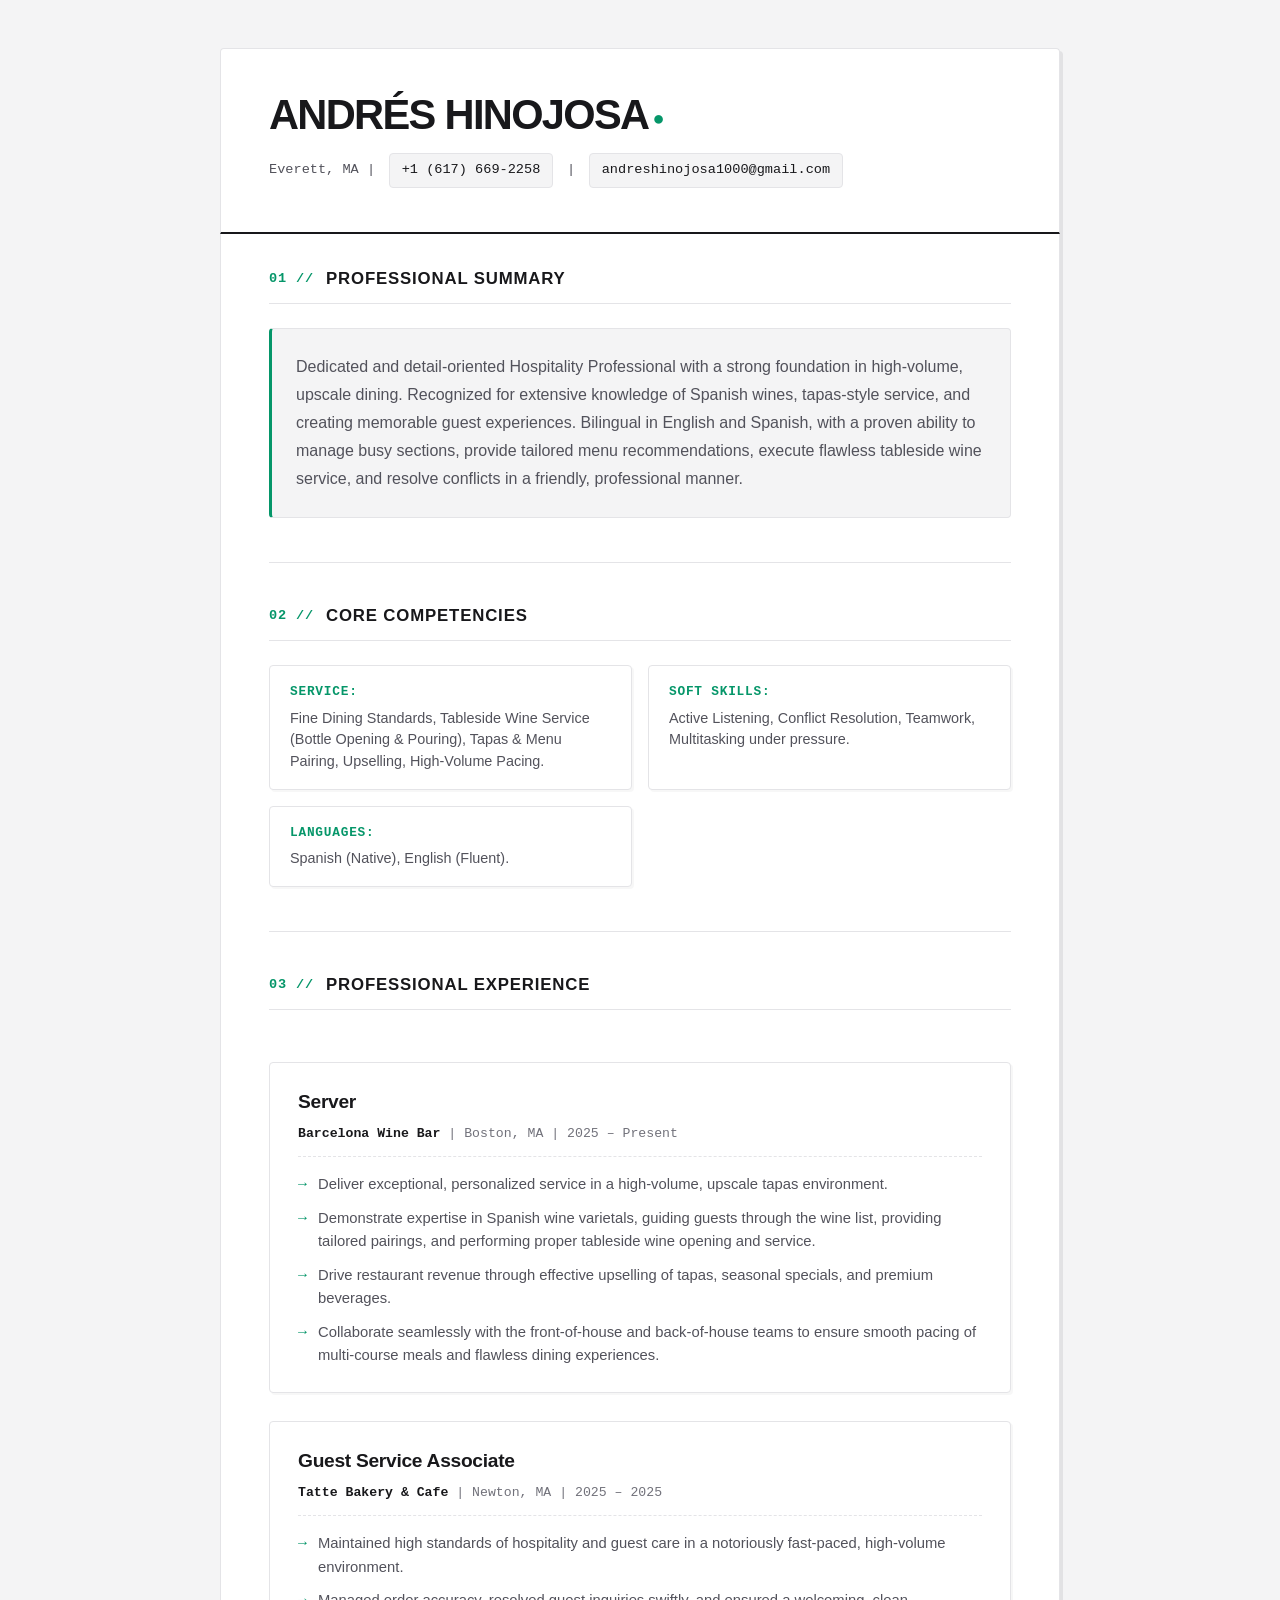
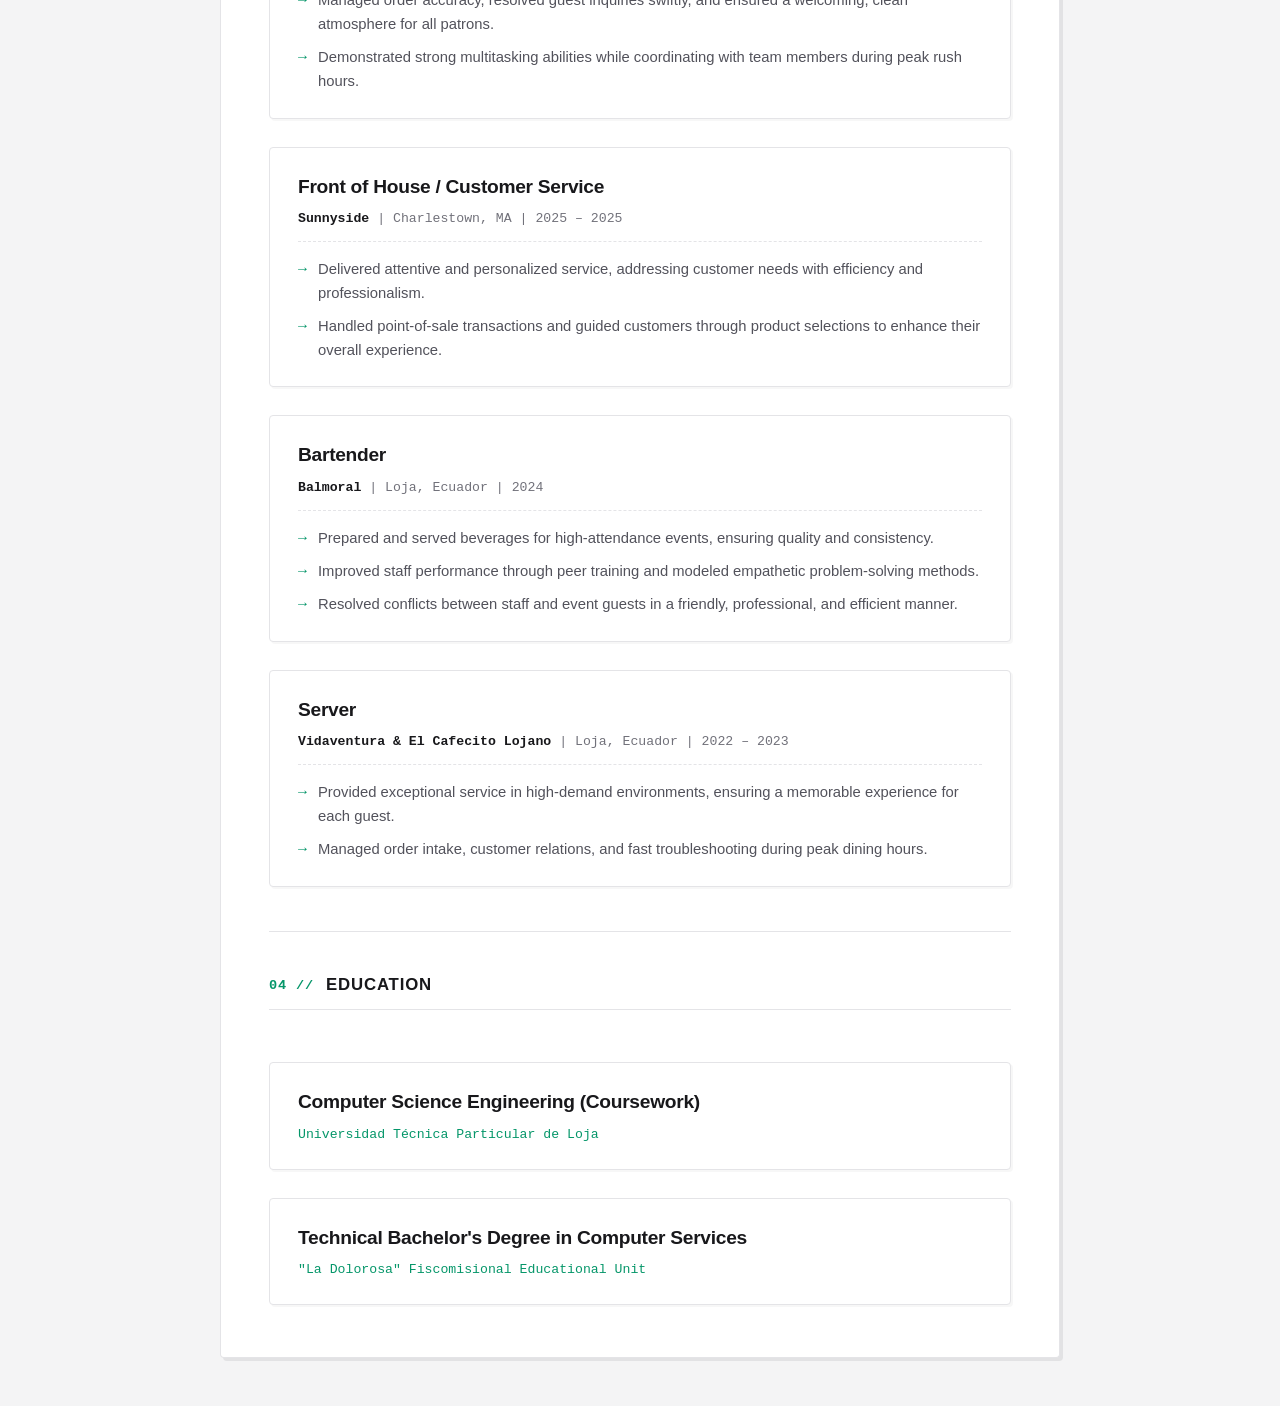
<file: index.html>
<!DOCTYPE html>
<html lang="en">
<head>
    <meta charset="UTF-8">
    <meta name="viewport" content="width=device-width, initial-scale=1.0">
    <title>Andrés Hinojosa - Resume</title>
    
    <!-- To use Style 1 (Modern Tech) -->
    <!-- <link rel="stylesheet" href="style1.css"> -->

    <!-- To use Style 2 (Editorial Bordeaux) -->
    <!-- <link rel="stylesheet" href="style2.css"> -->

    <!-- To use Style 3 (Swiss Studio Emerald) -->
    <link rel="stylesheet" href="style3.css">

</head>
<body>

    <header>
        <h1>ANDRÉS HINOJOSA</h1>
        <p>
            Everett, MA | 
            <a href="tel:+16176692258">+1 (617) 669-2258</a> | 
            <a href="mailto:andreshinojosa1000@gmail.com">andreshinojosa1000@gmail.com</a>
        </p>
    </header>

    <hr>

    <main>
        <section id="professional-summary">
            <h2>PROFESSIONAL SUMMARY</h2>
            <p>
                Dedicated and detail-oriented Hospitality Professional with a strong foundation in high-volume, upscale dining. Recognized for extensive knowledge of Spanish wines, tapas-style service, and creating memorable guest experiences. Bilingual in English and Spanish, with a proven ability to manage busy sections, provide tailored menu recommendations, execute flawless tableside wine service, and resolve conflicts in a friendly, professional manner.
            </p>
        </section>

        <hr>

        <section id="core-competencies">
            <h2>CORE COMPETENCIES</h2>
            <ul>
                <li><strong>Service:</strong> Fine Dining Standards, Tableside Wine Service (Bottle Opening &amp; Pouring), Tapas &amp; Menu Pairing, Upselling, High-Volume Pacing.</li>
                <li><strong>Soft Skills:</strong> Active Listening, Conflict Resolution, Teamwork, Multitasking under pressure.</li>
                <li><strong>Languages:</strong> Spanish (Native), English (Fluent).</li>
            </ul>
        </section>

        <hr>

        <section id="professional-experience">
            <h2>PROFESSIONAL EXPERIENCE</h2>

            <article>
                <h3>Server</h3>
                <p><strong>Barcelona Wine Bar</strong> | Boston, MA | 2025 – Present</p>
                <ul>
                    <li>Deliver exceptional, personalized service in a high-volume, upscale tapas environment.</li>
                    <li>Demonstrate expertise in Spanish wine varietals, guiding guests through the wine list, providing tailored pairings, and performing proper tableside wine opening and service.</li>
                    <li>Drive restaurant revenue through effective upselling of tapas, seasonal specials, and premium beverages.</li>
                    <li>Collaborate seamlessly with the front-of-house and back-of-house teams to ensure smooth pacing of multi-course meals and flawless dining experiences.</li>
                </ul>
            </article>

            <article>
                <h3>Guest Service Associate</h3>
                <p><strong>Tatte Bakery &amp; Cafe</strong> | Newton, MA | 2025 – 2025</p>
                <ul>
                    <li>Maintained high standards of hospitality and guest care in a notoriously fast-paced, high-volume environment.</li>
                    <li>Managed order accuracy, resolved guest inquiries swiftly, and ensured a welcoming, clean atmosphere for all patrons.</li>
                    <li>Demonstrated strong multitasking abilities while coordinating with team members during peak rush hours.</li>
                </ul>
            </article>

            <article>
                <h3>Front of House / Customer Service</h3>
                <p><strong>Sunnyside</strong> | Charlestown, MA | 2025 – 2025</p>
                <ul>
                    <li>Delivered attentive and personalized service, addressing customer needs with efficiency and professionalism.</li>
                    <li>Handled point-of-sale transactions and guided customers through product selections to enhance their overall experience.</li>
                </ul>
            </article>

            <article>
                <h3>Bartender</h3>
                <p><strong>Balmoral</strong> | Loja, Ecuador | 2024</p>
                <ul>
                    <li>Prepared and served beverages for high-attendance events, ensuring quality and consistency.</li>
                    <li>Improved staff performance through peer training and modeled empathetic problem-solving methods.</li>
                    <li>Resolved conflicts between staff and event guests in a friendly, professional, and efficient manner.</li>
                </ul>
            </article>

            <article>
                <h3>Server</h3>
                <p><strong>Vidaventura &amp; El Cafecito Lojano</strong> | Loja, Ecuador | 2022 – 2023</p>
                <ul>
                    <li>Provided exceptional service in high-demand environments, ensuring a memorable experience for each guest.</li>
                    <li>Managed order intake, customer relations, and fast troubleshooting during peak dining hours.</li>
                </ul>
            </article>
        </section>

        <hr>

        <section id="education">
            <h2>EDUCATION</h2>

            <article>
                <h3>Computer Science Engineering (Coursework)</h3>
                <p>Universidad Técnica Particular de Loja</p>
            </article>

            <article>
                <h3>Technical Bachelor's Degree in Computer Services</h3>
                <p>"La Dolorosa" Fiscomisional Educational Unit</p>
            </article>
        </section>
    </main>

</body>
</html>
</file>
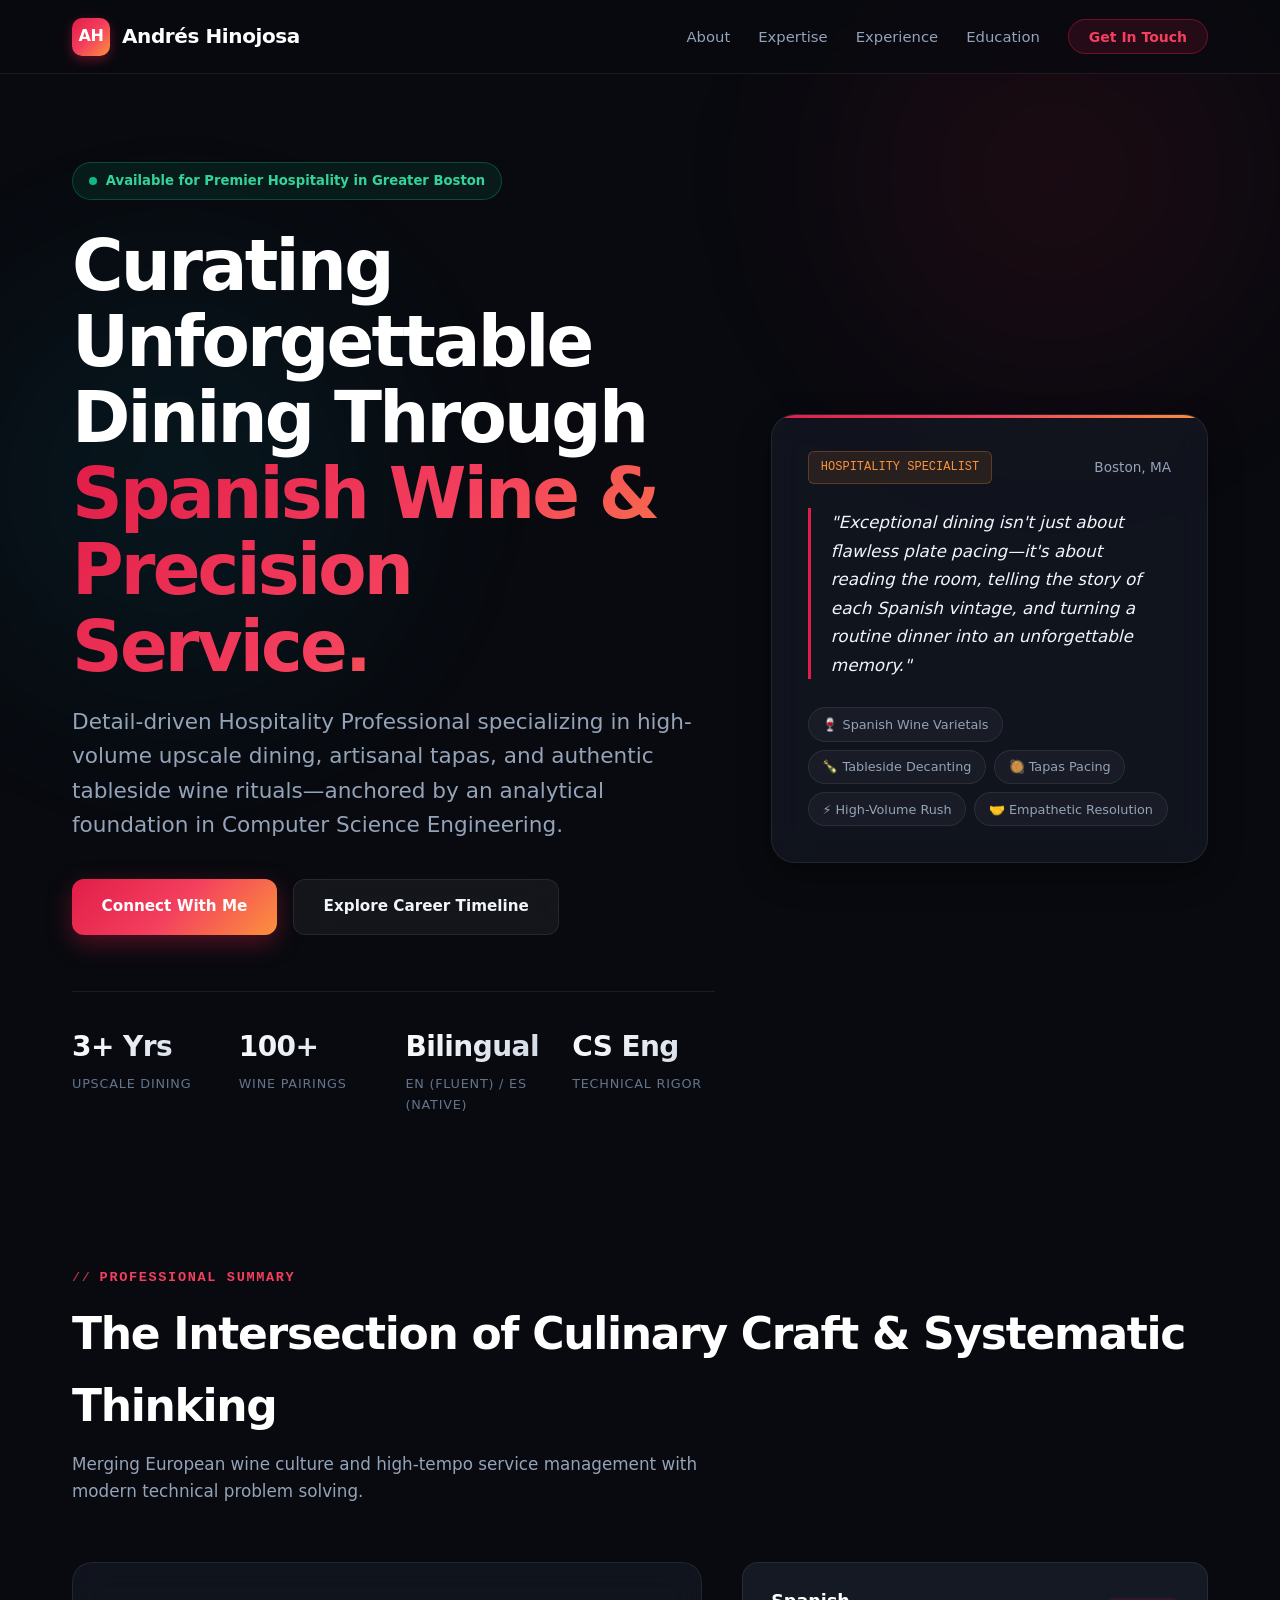
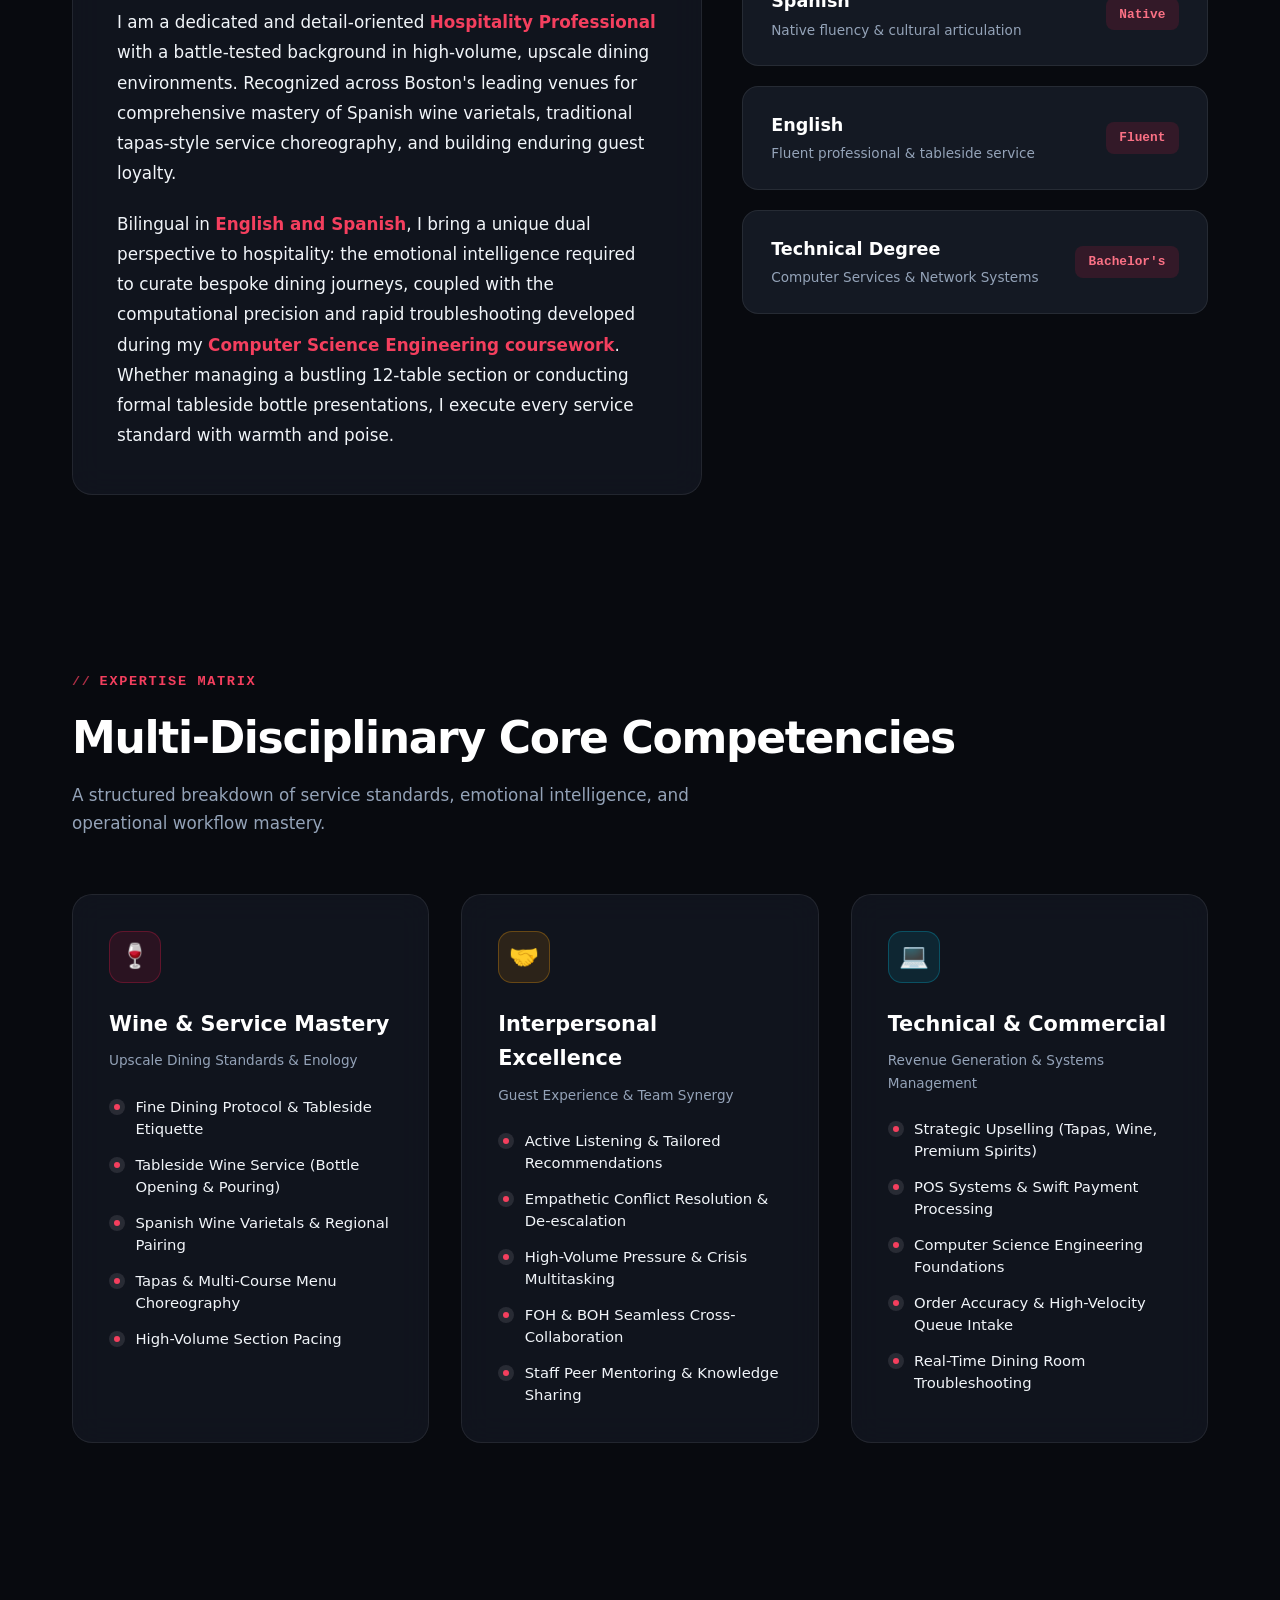
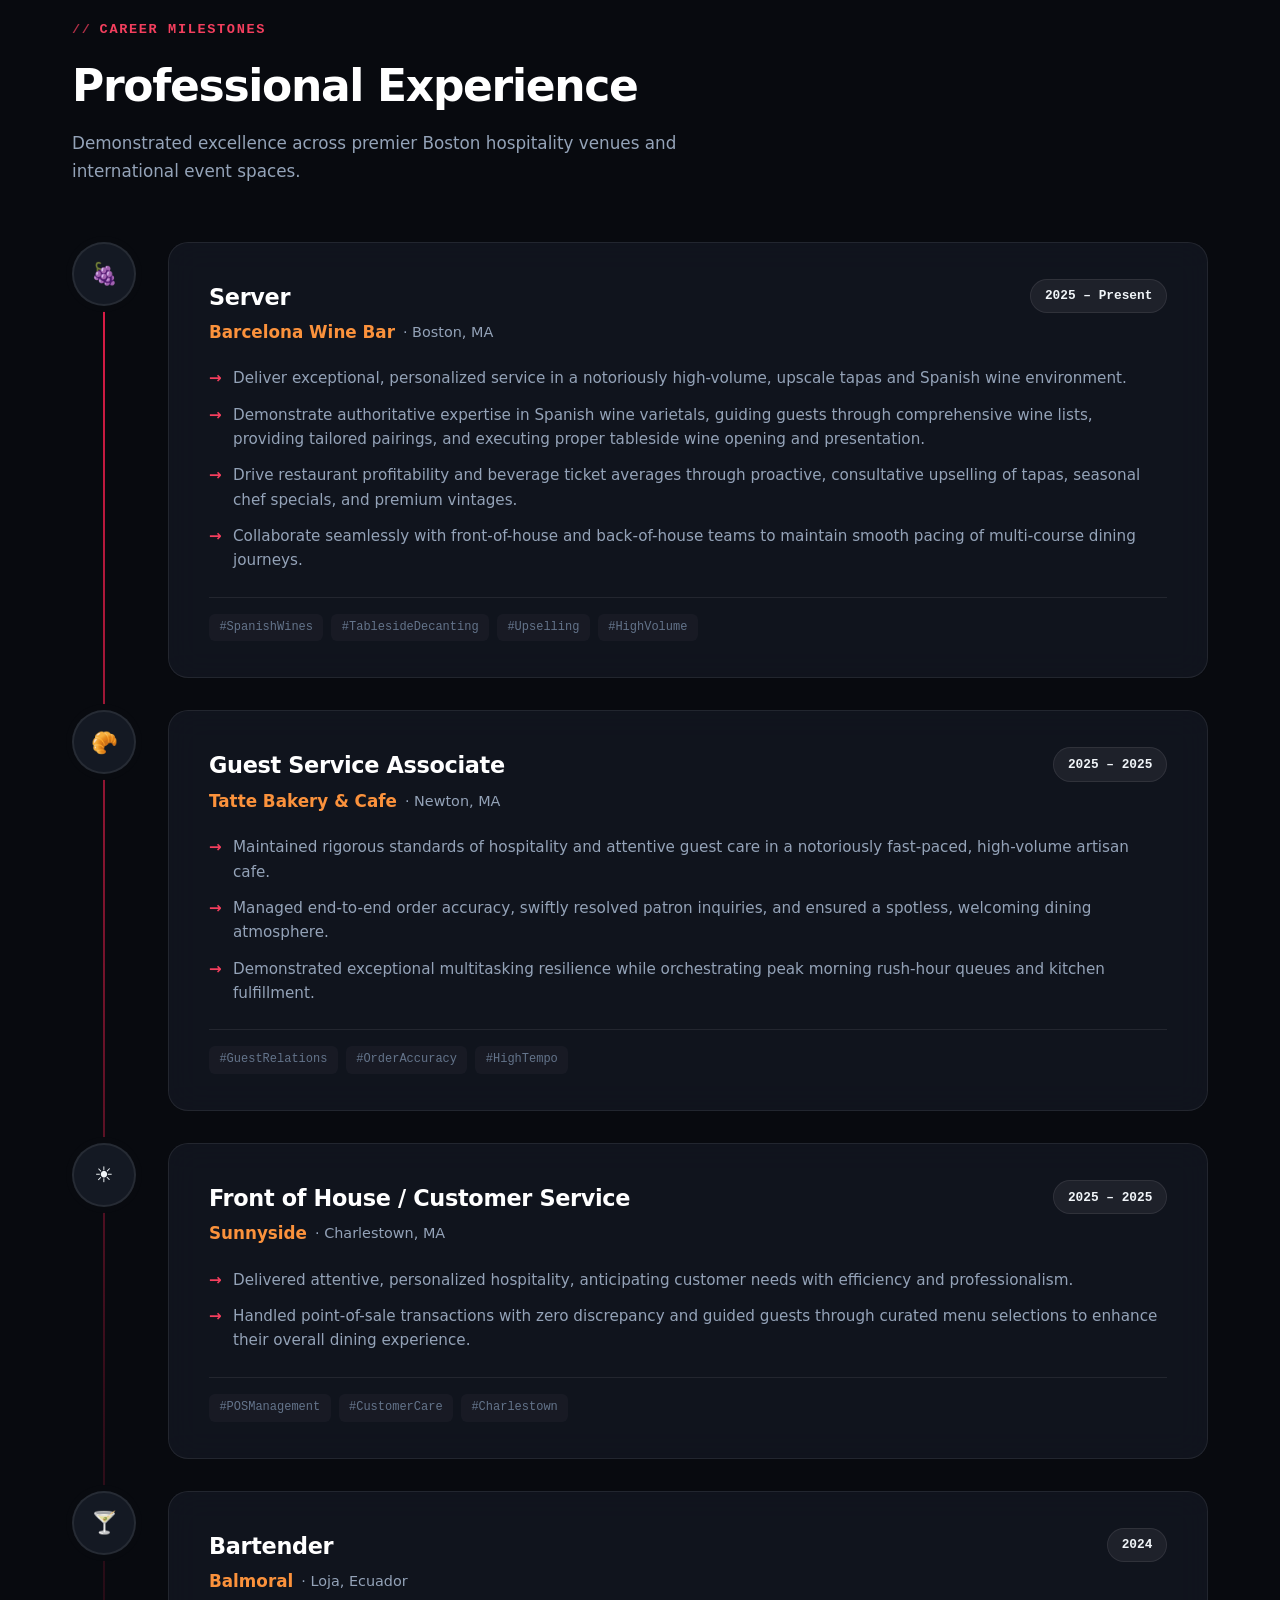
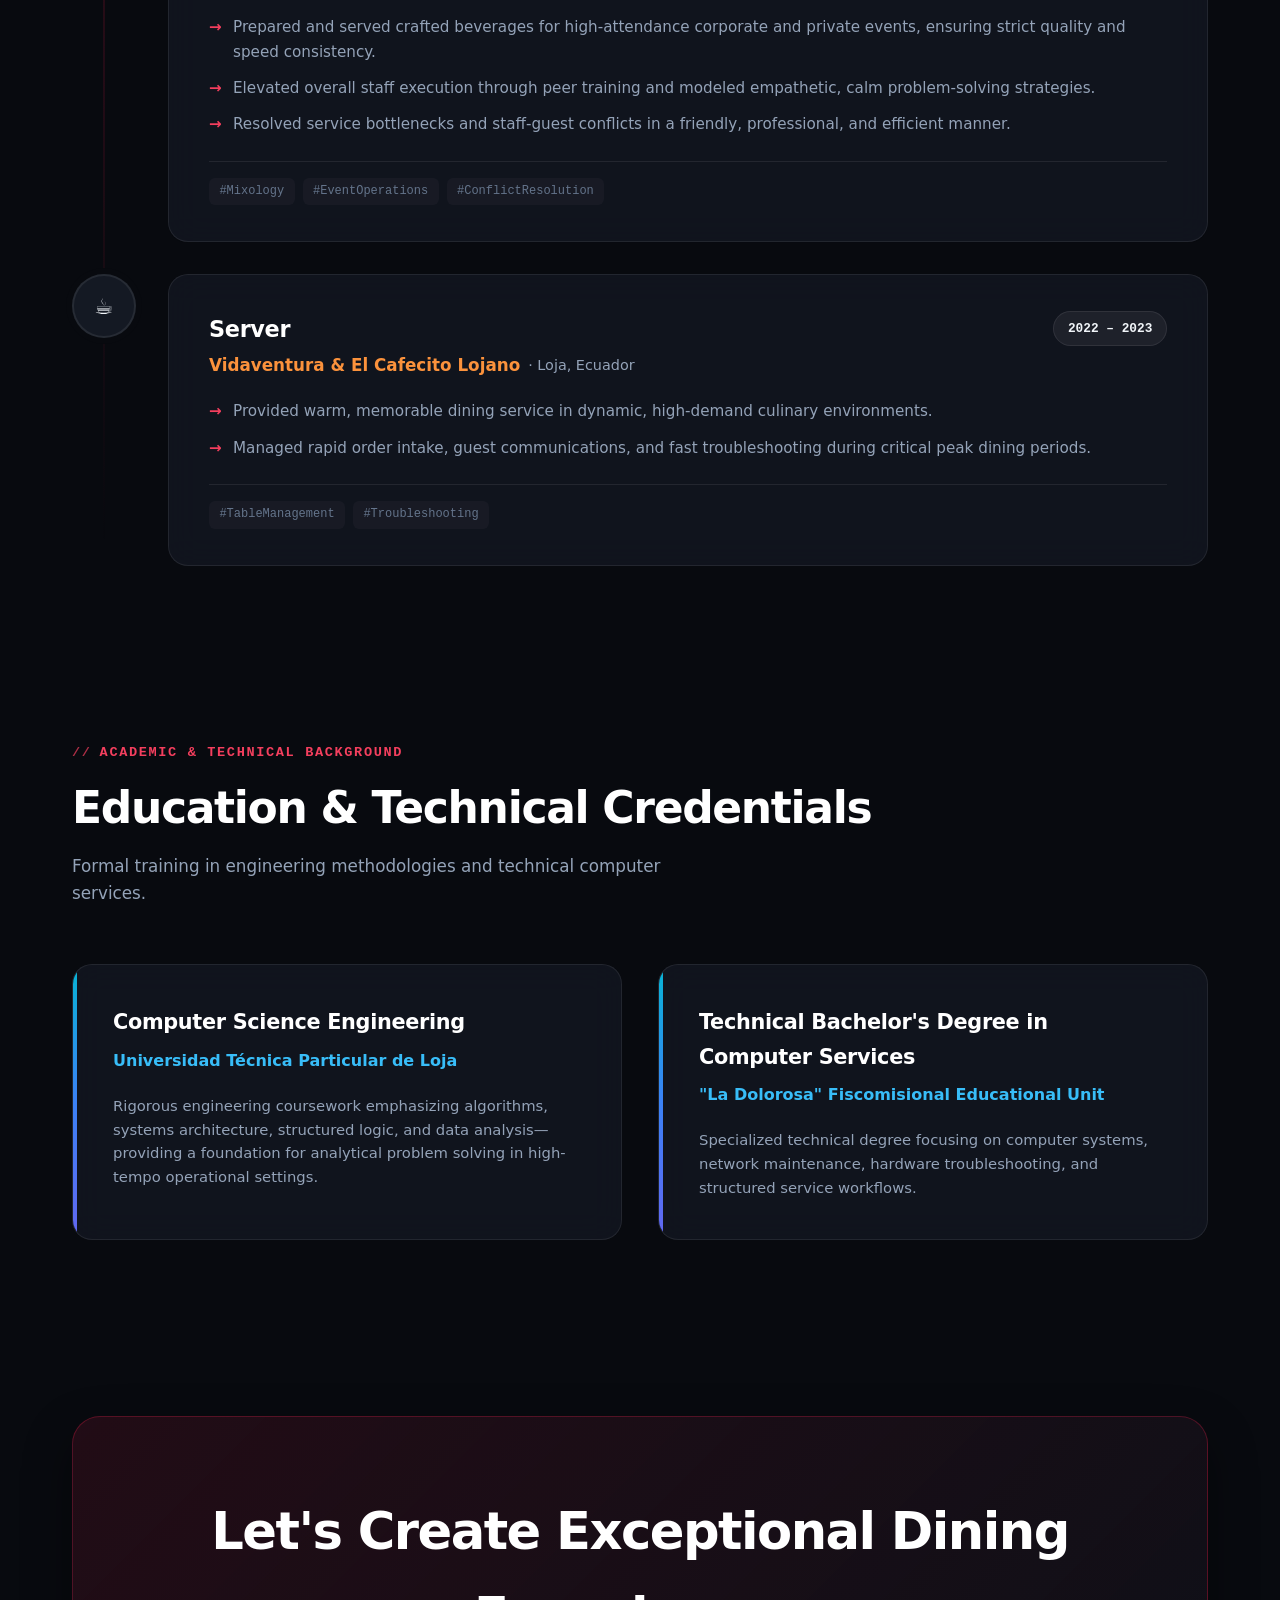
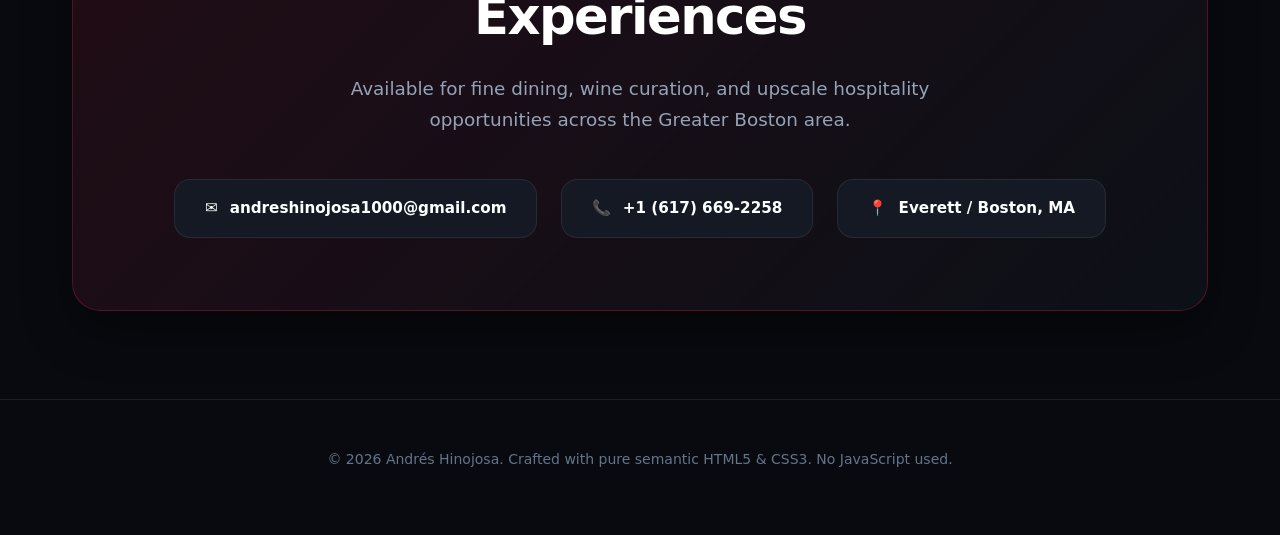
<file: index01.html>
<!DOCTYPE html>
<html lang="en">
<head>
  <meta charset="UTF-8">
  <meta name="viewport" content="width=device-width, initial-scale=1.0">
  <meta name="description" content="Portfolio of Andrés Hinojosa - Hospitality Professional, Spanish Wine Specialist, and Computer Science Graduate based in Boston, MA.">
  <title>Andrés Hinojosa | Hospitality Specialist & amp; Creative Portfolio</title>
  <link rel="stylesheet" href="style01.css">
</head>
<body>

  <!-- Sticky Glass Navigation -->
  <header class="navbar">
    <div class="nav-container">
      <a href="#home" class="brand-logo" aria-label="Andrés Hinojosa Homepage">
        <span class="logo-badge">AH</span>
        <span>Andrés Hinojosa</span>
      </a>
      <nav aria-label="Main Navigation">
        <ul class="nav-menu">
          <li><a href="#about" class="nav-link">About</a></li>
          <li><a href="#competencies" class="nav-link">Expertise</a></li>
          <li><a href="#experience" class="nav-link">Experience</a></li>
          <li><a href="#education" class="nav-link">Education</a></li>
          <li><a href="#contact" class="nav-cta">Get In Touch</a></li>
        </ul>
      </nav>
    </div>
  </header>

  <main>
    <!-- Hero Showcase Section -->
    <section class="hero" id="home">
      <div class="hero-grid">
        <div class="hero-bio">
          <div class="status-badge">
            <span class="status-pulse"></span>
            <span>Available for Premier Hospitality in Greater Boston</span>
          </div>
          <h1 class="hero-title">
            Curating Unforgettable Dining Through <span>Spanish Wine &amp; Precision Service.</span>
          </h1>
          <p class="hero-tagline">
            Detail-driven Hospitality Professional specializing in high-volume upscale dining, artisanal tapas, and authentic tableside wine rituals—anchored by an analytical foundation in Computer Science Engineering.
          </p>
          <div class="hero-actions">
            <a href="#contact" class="btn-primary">Connect With Me</a>
            <a href="#experience" class="btn-secondary">Explore Career Timeline</a>
          </div>

          <!-- Quick Metrics Ribbon -->
          <div class="metrics-strip">
            <div class="metric-item">
              <span class="metric-number">3+ Yrs</span>
              <span class="metric-label">Upscale Dining</span>
            </div>
            <div class="metric-item">
              <span class="metric-number">100+</span>
              <span class="metric-label">Wine Pairings</span>
            </div>
            <div class="metric-item">
              <span class="metric-number">Bilingual</span>
              <span class="metric-label">EN (Fluent) / ES (Native)</span>
            </div>
            <div class="metric-item">
              <span class="metric-number">CS Eng</span>
              <span class="metric-label">Technical Rigor</span>
            </div>
          </div>
        </div>

        <!-- Hero Glass Spotlight Card -->
        <aside class="hero-glass-card" aria-label="Executive Profile Highlights">
          <div class="card-header-meta">
            <span class="card-role-pill">Hospitality Specialist</span>
            <span class="card-location">Boston, MA</span>
          </div>
          <blockquote class="sommelier-quote">
            "Exceptional dining isn't just about flawless plate pacing—it's about reading the room, telling the story of each Spanish vintage, and turning a routine dinner into an unforgettable memory."
          </blockquote>
          <div class="signature-badges">
            <span class="badge-tag">🍷 Spanish Wine Varietals</span>
            <span class="badge-tag">🍾 Tableside Decanting</span>
            <span class="badge-tag">🥘 Tapas Pacing</span>
            <span class="badge-tag">⚡ High-Volume Rush</span>
            <span class="badge-tag">🤝 Empathetic Resolution</span>
          </div>
        </aside>
      </div>
    </section>

    <!-- About & Narrative Summary -->
    <section class="section" id="about">
      <div class="section-head">
        <span class="section-eyebrow">Professional Summary</span>
        <h2 class="section-title">The Intersection of Culinary Craft &amp; Systematic Thinking</h2>
        <p class="section-desc">Merging European wine culture and high-tempo service management with modern technical problem solving.</p>
      </div>

      <div class="summary-container">
        <article class="narrative-card">
          <p>
            I am a dedicated and detail-oriented <strong class="highlight-text">Hospitality Professional</strong> with a battle-tested background in high-volume, upscale dining environments. Recognized across Boston's leading venues for comprehensive mastery of Spanish wine varietals, traditional tapas-style service choreography, and building enduring guest loyalty.
          </p>
          <p>
            Bilingual in <strong class="highlight-text">English and Spanish</strong>, I bring a unique dual perspective to hospitality: the emotional intelligence required to curate bespoke dining journeys, coupled with the computational precision and rapid troubleshooting developed during my <strong class="highlight-text">Computer Science Engineering coursework</strong>. Whether managing a bustling 12-table section or conducting formal tableside bottle presentations, I execute every service standard with warmth and poise.
          </p>
        </article>

        <!-- Bilingual & Core Credentials Sideboard -->
        <div class="bilingual-card">
          <div class="lang-module">
            <div class="lang-info">
              <h4>Spanish</h4>
              <p>Native fluency &amp; cultural articulation</p>
            </div>
            <span class="lang-tag">Native</span>
          </div>
          <div class="lang-module">
            <div class="lang-info">
              <h4>English</h4>
              <p>Fluent professional &amp; tableside service</p>
            </div>
            <span class="lang-tag">Fluent</span>
          </div>
          <div class="lang-module">
            <div class="lang-info">
              <h4>Technical Degree</h4>
              <p>Computer Services &amp; Network Systems</p>
            </div>
            <span class="lang-tag">Bachelor's</span>
          </div>
        </div>
      </div>
    </section>

    <!-- Core Competency Matrix -->
    <section class="section" id="competencies">
      <div class="section-head">
        <span class="section-eyebrow">Expertise Matrix</span>
        <h2 class="section-title">Multi-Disciplinary Core Competencies</h2>
        <p class="section-desc">A structured breakdown of service standards, emotional intelligence, and operational workflow mastery.</p>
      </div>

      <div class="competency-grid">
        <!-- Card 1: Service Mastery -->
        <div class="competency-card">
          <div class="comp-icon-box">🍷</div>
          <h3 class="comp-title">Wine &amp; Service Mastery</h3>
          <p class="comp-subtitle">Upscale Dining Standards &amp; Enology</p>
          <ul class="comp-skill-list">
            <li><span class="bullet-check"></span><span>Fine Dining Protocol &amp; Tableside Etiquette</span></li>
            <li><span class="bullet-check"></span><span>Tableside Wine Service (Bottle Opening &amp; Pouring)</span></li>
            <li><span class="bullet-check"></span><span>Spanish Wine Varietals &amp; Regional Pairing</span></li>
            <li><span class="bullet-check"></span><span>Tapas &amp; Multi-Course Menu Choreography</span></li>
            <li><span class="bullet-check"></span><span>High-Volume Section Pacing</span></li>
          </ul>
        </div>

        <!-- Card 2: Interpersonal & Soft Skills -->
        <div class="competency-card">
          <div class="comp-icon-box">🤝</div>
          <h3 class="comp-title">Interpersonal Excellence</h3>
          <p class="comp-subtitle">Guest Experience &amp; Team Synergy</p>
          <ul class="comp-skill-list">
            <li><span class="bullet-check"></span><span>Active Listening &amp; Tailored Recommendations</span></li>
            <li><span class="bullet-check"></span><span>Empathetic Conflict Resolution &amp; De-escalation</span></li>
            <li><span class="bullet-check"></span><span>High-Volume Pressure &amp; Crisis Multitasking</span></li>
            <li><span class="bullet-check"></span><span>FOH &amp; BOH Seamless Cross-Collaboration</span></li>
            <li><span class="bullet-check"></span><span>Staff Peer Mentoring &amp; Knowledge Sharing</span></li>
          </ul>
        </div>

        <!-- Card 3: Commercial & Technical -->
        <div class="competency-card">
          <div class="comp-icon-box">💻</div>
          <h3 class="comp-title">Technical &amp; Commercial</h3>
          <p class="comp-subtitle">Revenue Generation &amp; Systems Management</p>
          <ul class="comp-skill-list">
            <li><span class="bullet-check"></span><span>Strategic Upselling (Tapas, Wine, Premium Spirits)</span></li>
            <li><span class="bullet-check"></span><span>POS Systems &amp; Swift Payment Processing</span></li>
            <li><span class="bullet-check"></span><span>Computer Science Engineering Foundations</span></li>
            <li><span class="bullet-check"></span><span>Order Accuracy &amp; High-Velocity Queue Intake</span></li>
            <li><span class="bullet-check"></span><span>Real-Time Dining Room Troubleshooting</span></li>
          </ul>
        </div>
      </div>
    </section>

    <!-- Professional Experience Timeline -->
    <section class="section" id="experience">
      <div class="section-head">
        <span class="section-eyebrow">Career Milestones</span>
        <h2 class="section-title">Professional Experience</h2>
        <p class="section-desc">Demonstrated excellence across premier Boston hospitality venues and international event spaces.</p>
      </div>

      <div class="timeline">
        <!-- Milestone 1: Barcelona Wine Bar -->
        <article class="timeline-card">
          <div class="timeline-node">🍇</div>
          <div class="timeline-content">
            <div class="exp-header">
              <div>
                <h3 class="exp-role">Server</h3>
                <div class="exp-venue">Barcelona Wine Bar <span>· Boston, MA</span></div>
              </div>
              <span class="exp-date-pill">2025 – Present</span>
            </div>
            <ul class="exp-bullets">
              <li>Deliver exceptional, personalized service in a notoriously high-volume, upscale tapas and Spanish wine environment.</li>
              <li>Demonstrate authoritative expertise in Spanish wine varietals, guiding guests through comprehensive wine lists, providing tailored pairings, and executing proper tableside wine opening and presentation.</li>
              <li>Drive restaurant profitability and beverage ticket averages through proactive, consultative upselling of tapas, seasonal chef specials, and premium vintages.</li>
              <li>Collaborate seamlessly with front-of-house and back-of-house teams to maintain smooth pacing of multi-course dining journeys.</li>
            </ul>
            <div class="exp-tags">
              <span class="exp-tag">#SpanishWines</span>
              <span class="exp-tag">#TablesideDecanting</span>
              <span class="exp-tag">#Upselling</span>
              <span class="exp-tag">#HighVolume</span>
            </div>
          </div>
        </article>

        <!-- Milestone 2: Tatte Bakery & Cafe -->
        <article class="timeline-card">
          <div class="timeline-node">🥐</div>
          <div class="timeline-content">
            <div class="exp-header">
              <div>
                <h3 class="exp-role">Guest Service Associate</h3>
                <div class="exp-venue">Tatte Bakery &amp; Cafe <span>· Newton, MA</span></div>
              </div>
              <span class="exp-date-pill">2025 – 2025</span>
            </div>
            <ul class="exp-bullets">
              <li>Maintained rigorous standards of hospitality and attentive guest care in a notoriously fast-paced, high-volume artisan cafe.</li>
              <li>Managed end-to-end order accuracy, swiftly resolved patron inquiries, and ensured a spotless, welcoming dining atmosphere.</li>
              <li>Demonstrated exceptional multitasking resilience while orchestrating peak morning rush-hour queues and kitchen fulfillment.</li>
            </ul>
            <div class="exp-tags">
              <span class="exp-tag">#GuestRelations</span>
              <span class="exp-tag">#OrderAccuracy</span>
              <span class="exp-tag">#HighTempo</span>
            </div>
          </div>
        </article>

        <!-- Milestone 3: Sunnyside -->
        <article class="timeline-card">
          <div class="timeline-node">☀️</div>
          <div class="timeline-content">
            <div class="exp-header">
              <div>
                <h3 class="exp-role">Front of House / Customer Service</h3>
                <div class="exp-venue">Sunnyside <span>· Charlestown, MA</span></div>
              </div>
              <span class="exp-date-pill">2025 – 2025</span>
            </div>
            <ul class="exp-bullets">
              <li>Delivered attentive, personalized hospitality, anticipating customer needs with efficiency and professionalism.</li>
              <li>Handled point-of-sale transactions with zero discrepancy and guided guests through curated menu selections to enhance their overall dining experience.</li>
            </ul>
            <div class="exp-tags">
              <span class="exp-tag">#POSManagement</span>
              <span class="exp-tag">#CustomerCare</span>
              <span class="exp-tag">#Charlestown</span>
            </div>
          </div>
        </article>

        <!-- Milestone 4: Balmoral -->
        <article class="timeline-card">
          <div class="timeline-node">🍸</div>
          <div class="timeline-content">
            <div class="exp-header">
              <div>
                <h3 class="exp-role">Bartender</h3>
                <div class="exp-venue">Balmoral <span>· Loja, Ecuador</span></div>
              </div>
              <span class="exp-date-pill">2024</span>
            </div>
            <ul class="exp-bullets">
              <li>Prepared and served crafted beverages for high-attendance corporate and private events, ensuring strict quality and speed consistency.</li>
              <li>Elevated overall staff execution through peer training and modeled empathetic, calm problem-solving strategies.</li>
              <li>Resolved service bottlenecks and staff-guest conflicts in a friendly, professional, and efficient manner.</li>
            </ul>
            <div class="exp-tags">
              <span class="exp-tag">#Mixology</span>
              <span class="exp-tag">#EventOperations</span>
              <span class="exp-tag">#ConflictResolution</span>
            </div>
          </div>
        </article>

        <!-- Milestone 5: Vidaventura & El Cafecito Lojano -->
        <article class="timeline-card">
          <div class="timeline-node">☕</div>
          <div class="timeline-content">
            <div class="exp-header">
              <div>
                <h3 class="exp-role">Server</h3>
                <div class="exp-venue">Vidaventura &amp; El Cafecito Lojano <span>· Loja, Ecuador</span></div>
              </div>
              <span class="exp-date-pill">2022 – 2023</span>
            </div>
            <ul class="exp-bullets">
              <li>Provided warm, memorable dining service in dynamic, high-demand culinary environments.</li>
              <li>Managed rapid order intake, guest communications, and fast troubleshooting during critical peak dining periods.</li>
            </ul>
            <div class="exp-tags">
              <span class="exp-tag">#TableManagement</span>
              <span class="exp-tag">#Troubleshooting</span>
            </div>
          </div>
        </article>
      </div>
    </section>

    <!-- Education Section -->
    <section class="section" id="education">
      <div class="section-head">
        <span class="section-eyebrow">Academic &amp; Technical Background</span>
        <h2 class="section-title">Education &amp; Technical Credentials</h2>
        <p class="section-desc">Formal training in engineering methodologies and technical computer services.</p>
      </div>

      <div class="education-grid">
        <div class="edu-card">
          <h3 class="edu-degree">Computer Science Engineering</h3>
          <div class="edu-school">Universidad Técnica Particular de Loja</div>
          <p class="edu-desc">
            Rigorous engineering coursework emphasizing algorithms, systems architecture, structured logic, and data analysis—providing a foundation for analytical problem solving in high-tempo operational settings.
          </p>
        </div>

        <div class="edu-card">
          <h3 class="edu-degree">Technical Bachelor's Degree in Computer Services</h3>
          <div class="edu-school">"La Dolorosa" Fiscomisional Educational Unit</div>
          <p class="edu-desc">
            Specialized technical degree focusing on computer systems, network maintenance, hardware troubleshooting, and structured service workflows.
          </p>
        </div>
      </div>
    </section>

    <!-- Contact Banner CTA -->
    <section class="section" id="contact">
      <div class="contact-banner">
        <h2>Let's Create Exceptional Dining Experiences</h2>
        <p>Available for fine dining, wine curation, and upscale hospitality opportunities across the Greater Boston area.</p>
        <div class="contact-methods">
          <a href="mailto:andreshinojosa1000@gmail.com" class="contact-pill">
            <span>✉️</span>
            <span>andreshinojosa1000@gmail.com</span>
          </a>
          <a href="tel:+16176692258" class="contact-pill">
            <span>📞</span>
            <span>+1 (617) 669-2258</span>
          </a>
          <span class="contact-pill" style="cursor: default;">
            <span>📍</span>
            <span>Everett / Boston, MA</span>
          </span>
        </div>
      </div>
    </section>
  </main>

  <!-- Clean Minimalist Footer -->
  <footer class="footer">
    <p>&copy; 2026 Andrés Hinojosa. Crafted with pure semantic HTML5 &amp; CSS3. No JavaScript used.</p>
  </footer>

</body>
</html>
</file>
<file: style1.css>
/* ==========================================================================
   Portfolio Resume Stylesheet - Modern, Clean & Responsive
   ========================================================================== */

:root {
    --font-sans: -apple-system, BlinkMacSystemFont, "Segoe UI", Roboto, "Helvetica Neue", Arial, sans-serif;
    --color-bg: #f8fafc;
    --color-surface: #ffffff;
    --color-text-primary: #0f172a;
    --color-text-secondary: #475569;
    --color-text-muted: #64748b;
    --color-accent: #0284c7;
    --color-accent-hover: #0369a1;
    --color-accent-subtle: #f0f9ff;
    --color-border: #e2e8f0;
    --color-divider: #cbd5e1;
    --shadow-sm: 0 1px 3px 0 rgba(0, 0, 0, 0.06), 0 1px 2px 0 rgba(0, 0, 0, 0.04);
    --shadow-md: 0 4px 6px -1px rgba(0, 0, 0, 0.08), 0 2px 4px -2px rgba(0, 0, 0, 0.04);
    --radius-sm: 6px;
    --radius-md: 10px;
    --radius-lg: 16px;
    --radius-full: 9999px;
    --transition: all 0.2s ease-in-out;
}

@media (prefers-color-scheme: dark) {
    :root {
        --color-bg: #090d16;
        --color-surface: #111827;
        --color-text-primary: #f9fafb;
        --color-text-secondary: #cbd5e1;
        --color-text-muted: #94a3b8;
        --color-accent: #38bdf8;
        --color-accent-hover: #7dd3fc;
        --color-accent-subtle: #0c2135;
        --color-border: #1f2937;
        --color-divider: #374151;
        --shadow-sm: 0 1px 3px 0 rgba(0, 0, 0, 0.4);
        --shadow-md: 0 4px 8px -1px rgba(0, 0, 0, 0.5);
    }
}

*, *::before, *::after {
    box-sizing: border-box;
    margin: 0;
    padding: 0;
}

body {
    font-family: var(--font-sans);
    background-color: var(--color-bg);
    color: var(--color-text-primary);
    line-height: 1.6;
    padding: 2.5rem 1.25rem;
    -webkit-font-smoothing: antialiased;
}

/* Card Container Structure */
body > header,
body > main {
    max-width: 820px;
    margin: 0 auto;
    background-color: var(--color-surface);
    padding: 2.25rem 2.5rem;
    border-left: 1px solid var(--color-border);
    border-right: 1px solid var(--color-border);
    box-shadow: var(--shadow-sm);
}

body > header {
    border-top: 1px solid var(--color-border);
    border-radius: var(--radius-lg) var(--radius-lg) 0 0;
    padding-bottom: 1.75rem;
    text-align: center;
}

body > hr {
    display: none; /* Hide raw HRs separating header and main in favor of card wrapper flow */
}

body > main {
    border-bottom: 1px solid var(--color-border);
    border-radius: 0 0 var(--radius-lg) var(--radius-lg);
    padding-top: 0.5rem;
}

/* Header & Contact Styling */
header h1 {
    font-size: 2.25rem;
    font-weight: 800;
    letter-spacing: -0.025em;
    color: var(--color-text-primary);
    margin-bottom: 0.75rem;
}

header p {
    display: flex;
    flex-wrap: wrap;
    align-items: center;
    justify-content: center;
    gap: 0.75rem;
    font-size: 0.95rem;
    color: var(--color-text-secondary);
}

header a {
    color: var(--color-accent);
    text-decoration: none;
    background: var(--color-accent-subtle);
    padding: 0.35rem 0.85rem;
    border-radius: var(--radius-full);
    font-weight: 500;
    transition: var(--transition);
    border: 1px solid transparent;
}

header a:hover {
    background: var(--color-accent);
    color: #ffffff;
    text-decoration: none;
}

/* Section Headings */
section {
    margin-bottom: 2.25rem;
}

section:last-of-type {
    margin-bottom: 0.75rem;
}

section h2 {
    font-size: 1.05rem;
    font-weight: 700;
    letter-spacing: 0.08em;
    text-transform: uppercase;
    color: var(--color-accent);
    margin-bottom: 1.25rem;
    display: flex;
    align-items: center;
    gap: 0.75rem;
}

section h2::after {
    content: "";
    flex: 1;
    height: 1px;
    background: var(--color-border);
}

/* Inner Dividers */
main hr {
    border: 0;
    height: 1px;
    background: var(--color-border);
    margin: 2.25rem 0;
}

/* Professional Summary Highlight Box */
#professional-summary p {
    font-size: 1.025rem;
    color: var(--color-text-secondary);
    line-height: 1.7;
    background: var(--color-accent-subtle);
    padding: 1.25rem 1.5rem;
    border-left: 4px solid var(--color-accent);
    border-radius: 0 var(--radius-md) var(--radius-md) 0;
}

/* Core Competencies */
#core-competencies ul {
    list-style: none;
    display: flex;
    flex-direction: column;
    gap: 0.75rem;
}

#core-competencies li {
    background: var(--color-bg);
    border: 1px solid var(--color-border);
    padding: 0.85rem 1.25rem;
    border-radius: var(--radius-md);
    font-size: 0.95rem;
    color: var(--color-text-secondary);
    line-height: 1.5;
}

#core-competencies li strong {
    color: var(--color-text-primary);
    font-weight: 600;
    margin-right: 0.35rem;
}

/* Professional Experience & Education Articles */
#professional-experience, #education {
    display: flex;
    flex-direction: column;
    gap: 1.75rem;
}

article {
    background: var(--color-surface);
    border-left: 2px solid var(--color-border);
    padding-left: 1.25rem;
    transition: var(--transition);
}

article:hover {
    border-left-color: var(--color-accent);
}

article h3 {
    font-size: 1.15rem;
    font-weight: 700;
    color: var(--color-text-primary);
    margin-bottom: 0.25rem;
}

article > p {
    font-size: 0.925rem;
    color: var(--color-text-muted);
    margin-bottom: 0.85rem;
}

article > p strong {
    color: var(--color-text-primary);
    font-weight: 600;
}

article ul {
    list-style-type: none;
    display: flex;
    flex-direction: column;
    gap: 0.5rem;
}

article ul li {
    position: relative;
    padding-left: 1.25rem;
    font-size: 0.95rem;
    color: var(--color-text-secondary);
    line-height: 1.6;
}

article ul li::before {
    content: "•";
    position: absolute;
    left: 0;
    color: var(--color-accent);
    font-size: 1.25rem;
    line-height: 1.4;
}

/* Education Specific */
#education article {
    margin-bottom: 0;
}

#education article p {
    margin-bottom: 0;
    font-style: italic;
}

/* Responsive Breakpoints */
@media (max-width: 640px) {
    body {
        padding: 1rem 0.5rem;
    }
    
    body > header,
    body > main {
        padding: 1.5rem 1.25rem;
    }
    
    header h1 {
        font-size: 1.75rem;
    }
    
    header p {
        flex-direction: column;
        gap: 0.5rem;
    }
    
    #professional-summary p {
        padding: 1rem;
    }
}

/* Print Optimization */
@media print {
    body {
        background: #ffffff;
        color: #000000;
        padding: 0;
    }
    
    body > header,
    body > main {
        max-width: 100%;
        border: none;
        box-shadow: none;
        padding: 0;
        margin: 0;
    }
    
    header a {
        background: none;
        border: none;
        color: #000000;
        text-decoration: underline;
        padding: 0;
    }
    
    #professional-summary p {
        background: none;
        border-left: 2px solid #000000;
        padding: 0.5rem 0.75rem;
    }
    
    #core-competencies li {
        background: none;
        border: none;
        padding: 0.25rem 0;
    }
    
    article {
        border-left: none;
        padding-left: 0;
        page-break-inside: avoid;
    }
    
    section h2::after {
        background: #000000;
    }
}
</file>
<file: style2.css>
/* ==========================================================================
   Editorial & Executive Portfolio Stylesheet - Classic, Refined & Typographic
   ========================================================================== */

:root {
    --font-serif: "Charter", "Bitstream Charter", "Sitka Text", Cambria, Georgia, serif;
    --font-sans: -apple-system, BlinkMacSystemFont, "Segoe UI", Roboto, "Helvetica Neue", Arial, sans-serif;
    
    /* Warm, high-end editorial palette (Bordeaux / Warm Linen) */
    --color-bg: #f9f8f5;
    --color-surface: #ffffff;
    --color-text-primary: #1c1917;
    --color-text-secondary: #57534e;
    --color-text-muted: #78716c;
    --color-accent: #722f37; /* Wine / Bordeaux */
    --color-accent-hover: #541d24;
    --color-accent-subtle: #fbf5f5;
    --color-border: #e7e5e4;
    --color-border-dark: #a8a29e;
    
    --shadow-soft: 0 4px 20px -2px rgba(28, 25, 23, 0.05);
    --transition: all 0.25s ease;
}

@media (prefers-color-scheme: dark) {
    :root {
        --color-bg: #12100e;
        --color-surface: #1c1917;
        --color-text-primary: #f5f5f4;
        --color-text-secondary: #d6d3d1;
        --color-text-muted: #a8a29e;
        --color-accent: #f43f5e;
        --color-accent-hover: #fb7185;
        --color-accent-subtle: #2b1419;
        --color-border: #292524;
        --color-border-dark: #44403c;
        --shadow-soft: 0 4px 20px -2px rgba(0, 0, 0, 0.5);
    }
}

*, *::before, *::after {
    box-sizing: border-box;
    margin: 0;
    padding: 0;
}

body {
    font-family: var(--font-sans);
    background-color: var(--color-bg);
    color: var(--color-text-primary);
    line-height: 1.65;
    padding: 3.5rem 1.5rem;
    -webkit-font-smoothing: antialiased;
}

/* Document Container */
body > header,
body > main {
    max-width: 800px;
    margin: 0 auto;
    background-color: var(--color-surface);
    padding: 3rem 3.5rem;
    border: 1px solid var(--color-border);
    box-shadow: var(--shadow-soft);
}

body > header {
    border-bottom: 2px solid var(--color-accent);
    padding-bottom: 2rem;
    text-align: left;
}

body > hr {
    display: none;
}

body > main {
    border-top: none;
    padding-top: 2rem;
}

/* Header & Masthead */
header h1 {
    font-family: var(--font-serif);
    font-size: 2.5rem;
    font-weight: 700;
    letter-spacing: 0.02em;
    color: var(--color-text-primary);
    line-height: 1.15;
    margin-bottom: 0.85rem;
}

header p {
    font-size: 0.95rem;
    color: var(--color-text-secondary);
    display: flex;
    flex-wrap: wrap;
    align-items: center;
    gap: 0.5rem 1rem;
}

header a {
    color: var(--color-accent);
    text-decoration: underline;
    text-underline-offset: 3px;
    font-weight: 500;
    transition: var(--transition);
}

header a:hover {
    color: var(--color-accent-hover);
    text-decoration-thickness: 2px;
}

/* Section Styling */
section {
    margin-bottom: 2.75rem;
}

section:last-of-type {
    margin-bottom: 1rem;
}

section h2 {
    font-family: var(--font-serif);
    font-size: 1.15rem;
    font-weight: 700;
    letter-spacing: 0.14em;
    text-transform: uppercase;
    color: var(--color-accent);
    padding-bottom: 0.5rem;
    border-bottom: 1px solid var(--color-border);
    margin-bottom: 1.5rem;
    position: relative;
}

section h2::after {
    content: "";
    position: absolute;
    bottom: -1px;
    left: 0;
    width: 48px;
    height: 2px;
    background-color: var(--color-accent);
}

main hr {
    border: 0;
    height: 1px;
    background: var(--color-border);
    margin: 2.5rem 0;
}

/* Professional Summary */
#professional-summary p {
    font-family: var(--font-serif);
    font-size: 1.1rem;
    font-style: italic;
    color: var(--color-text-secondary);
    line-height: 1.8;
    padding: 0 1rem;
    border-left: 2px solid var(--color-accent);
}

/* Core Competencies */
#core-competencies ul {
    list-style: none;
    display: flex;
    flex-direction: column;
    gap: 1rem;
}

#core-competencies li {
    font-size: 0.95rem;
    color: var(--color-text-secondary);
    padding-bottom: 0.75rem;
    border-bottom: 1px dashed var(--color-border);
    line-height: 1.6;
}

#core-competencies li:last-child {
    border-bottom: none;
    padding-bottom: 0;
}

#core-competencies li strong {
    font-family: var(--font-serif);
    font-size: 1rem;
    color: var(--color-text-primary);
    text-transform: uppercase;
    letter-spacing: 0.05em;
    margin-right: 0.5rem;
}

/* Experience & Education */
#professional-experience, #education {
    display: flex;
    flex-direction: column;
    gap: 2.25rem;
}

article {
    position: relative;
}

article h3 {
    font-family: var(--font-serif);
    font-size: 1.25rem;
    font-weight: 700;
    color: var(--color-text-primary);
    margin-bottom: 0.2rem;
}

article > p {
    font-size: 0.9rem;
    color: var(--color-text-muted);
    margin-bottom: 0.9rem;
    letter-spacing: 0.01em;
}

article > p strong {
    color: var(--color-text-primary);
    font-weight: 600;
}

article ul {
    list-style-type: square;
    padding-left: 1.2rem;
    display: flex;
    flex-direction: column;
    gap: 0.55rem;
}

article ul li {
    font-size: 0.95rem;
    color: var(--color-text-secondary);
    line-height: 1.65;
}

article ul li::marker {
    color: var(--color-accent);
}

/* Education Details */
#education article p {
    font-style: italic;
    color: var(--color-text-secondary);
    margin-bottom: 0;
}

/* Responsive */
@media (max-width: 680px) {
    body {
        padding: 1.25rem 0.5rem;
    }

    body > header,
    body > main {
        padding: 1.75rem 1.25rem;
    }

    header h1 {
        font-size: 1.9rem;
    }

    header p {
        flex-direction: column;
        align-items: flex-start;
        gap: 0.35rem;
    }

    #professional-summary p {
        padding: 0 0.5rem;
        font-size: 1rem;
    }
}

/* Print Styles */
@media print {
    body {
        background: #ffffff;
        color: #000000;
        padding: 0;
    }

    body > header,
    body > main {
        max-width: 100%;
        border: none;
        box-shadow: none;
        padding: 0;
        margin: 0;
    }

    header h1 {
        font-size: 2rem;
    }

    section h2 {
        border-bottom: 1px solid #000000;
        color: #000000;
    }

    section h2::after {
        display: none;
    }

    article ul li::marker {
        color: #000000;
    }
}
</file>
<file: style3.css>
/* ==========================================================================
   Style 3: Swiss Minimalist & Studio Modernist Portfolio Stylesheet
   Design Language: Bold typography, numbered technical sections, emerald accent
   ========================================================================== */

:root {
    --font-sans: "Inter", -apple-system, BlinkMacSystemFont, "Segoe UI", Roboto, "Helvetica Neue", Arial, sans-serif;
    --font-mono: ui-monospace, SFMono-Regular, Menlo, Monaco, Consolas, "Liberation Mono", monospace;
    
    /* Studio Palette: Crisp Zinc & Deep Emerald */
    --color-bg: #f4f4f5;
    --color-surface: #ffffff;
    --color-text-primary: #18181b;
    --color-text-secondary: #52525b;
    --color-text-muted: #71717a;
    --color-accent: #059669; /* Emerald */
    --color-accent-hover: #047857;
    --color-accent-subtle: #ecfdf5;
    --color-border: #e4e4e7;
    --color-border-dark: #27272a;
    
    --shadow-studio: 3px 3px 0px rgba(24, 24, 27, 0.08);
    --radius-sharp: 4px;
    --transition: all 0.18s ease;
}

@media (prefers-color-scheme: dark) {
    :root {
        --color-bg: #09090b;
        --color-surface: #18181b;
        --color-text-primary: #fafafa;
        --color-text-secondary: #d4d4d8;
        --color-text-muted: #a1a1aa;
        --color-accent: #10b981;
        --color-accent-hover: #34d399;
        --color-accent-subtle: #064e3b;
        --color-border: #27272a;
        --color-border-dark: #3f3f46;
        --shadow-studio: 3px 3px 0px rgba(0, 0, 0, 0.6);
    }
}

*, *::before, *::after {
    box-sizing: border-box;
    margin: 0;
    padding: 0;
}

body {
    font-family: var(--font-sans);
    background-color: var(--color-bg);
    color: var(--color-text-primary);
    line-height: 1.6;
    padding: 3rem 1.25rem;
    -webkit-font-smoothing: antialiased;
}

/* Studio Layout Container */
body > header,
body > main {
    max-width: 840px;
    margin: 0 auto;
    background-color: var(--color-surface);
    padding: 2.75rem 3rem;
    border: 1px solid var(--color-border);
    box-shadow: var(--shadow-studio);
}

body > header {
    border-radius: var(--radius-sharp) var(--radius-sharp) 0 0;
    border-bottom: 2px solid var(--color-text-primary);
    text-align: left;
}

body > hr {
    display: none;
}

body > main {
    border-radius: 0 0 var(--radius-sharp) var(--radius-sharp);
    border-top: none;
    padding-top: 2rem;
}

/* Header Masthead */
header h1 {
    font-size: 2.6rem;
    font-weight: 900;
    letter-spacing: -0.04em;
    color: var(--color-text-primary);
    text-transform: uppercase;
    line-height: 1.05;
    margin-bottom: 1rem;
    position: relative;
    display: inline-block;
}

header h1::after {
    content: "●";
    color: var(--color-accent);
    font-size: 1.25rem;
    margin-left: 0.25rem;
    vertical-align: middle;
}

header p {
    display: flex;
    flex-wrap: wrap;
    align-items: center;
    gap: 0.6rem 0.85rem;
    font-family: var(--font-mono);
    font-size: 0.85rem;
    color: var(--color-text-secondary);
}

header a {
    color: var(--color-text-primary);
    text-decoration: none;
    background: var(--color-bg);
    border: 1px solid var(--color-border);
    padding: 0.35rem 0.75rem;
    border-radius: var(--radius-sharp);
    font-weight: 500;
    transition: var(--transition);
}

header a:hover {
    background: var(--color-text-primary);
    color: var(--color-surface);
    border-color: var(--color-text-primary);
    transform: translate(-1px, -1px);
    box-shadow: 2px 2px 0px var(--color-accent);
}

/* Section Headings with Monospace Index Numbers */
section {
    margin-bottom: 2.75rem;
}

section:last-of-type {
    margin-bottom: 0.5rem;
}

section h2 {
    font-size: 1.05rem;
    font-weight: 800;
    letter-spacing: 0.05em;
    text-transform: uppercase;
    color: var(--color-text-primary);
    margin-bottom: 1.5rem;
    display: flex;
    align-items: center;
    gap: 0.75rem;
    border-bottom: 1px solid var(--color-border);
    padding-bottom: 0.65rem;
}

#professional-summary h2::before {
    content: "01 //";
    font-family: var(--font-mono);
    font-size: 0.85rem;
    color: var(--color-accent);
    font-weight: 600;
}

#core-competencies h2::before {
    content: "02 //";
    font-family: var(--font-mono);
    font-size: 0.85rem;
    color: var(--color-accent);
    font-weight: 600;
}

#professional-experience h2::before {
    content: "03 //";
    font-family: var(--font-mono);
    font-size: 0.85rem;
    color: var(--color-accent);
    font-weight: 600;
}

#education h2::before {
    content: "04 //";
    font-family: var(--font-mono);
    font-size: 0.85rem;
    color: var(--color-accent);
    font-weight: 600;
}

main hr {
    border: 0;
    height: 1px;
    background: var(--color-border);
    margin: 2.5rem 0;
}

/* Summary Box */
#professional-summary p {
    font-size: 1rem;
    line-height: 1.75;
    color: var(--color-text-secondary);
    background: var(--color-bg);
    border: 1px solid var(--color-border);
    padding: 1.5rem;
    border-radius: var(--radius-sharp);
    border-left: 3px solid var(--color-accent);
}

/* Competencies Grid */
#core-competencies ul {
    list-style: none;
    display: grid;
    grid-template-columns: repeat(auto-fit, minmax(240px, 1fr));
    gap: 1rem;
}

#core-competencies li {
    background: var(--color-surface);
    border: 1px solid var(--color-border);
    padding: 1rem 1.25rem;
    border-radius: var(--radius-sharp);
    font-size: 0.9rem;
    color: var(--color-text-secondary);
    line-height: 1.5;
    box-shadow: 2px 2px 0px rgba(0, 0, 0, 0.03);
    transition: var(--transition);
}

#core-competencies li:hover {
    border-color: var(--color-accent);
    transform: translateY(-2px);
    box-shadow: 2px 4px 0px rgba(5, 150, 105, 0.15);
}

#core-competencies li strong {
    display: block;
    font-family: var(--font-mono);
    font-size: 0.8rem;
    text-transform: uppercase;
    letter-spacing: 0.06em;
    color: var(--color-accent);
    margin-bottom: 0.4rem;
}

/* Experience & Education Cards */
#professional-experience, #education {
    display: flex;
    flex-direction: column;
    gap: 1.75rem;
}

article {
    background: var(--color-surface);
    border: 1px solid var(--color-border);
    border-radius: var(--radius-sharp);
    padding: 1.5rem 1.75rem;
    box-shadow: 2px 2px 0px rgba(0, 0, 0, 0.03);
    transition: var(--transition);
}

article:hover {
    border-color: var(--color-text-primary);
    box-shadow: 3px 3px 0px var(--color-accent);
    transform: translate(-1px, -1px);
}

article h3 {
    font-size: 1.2rem;
    font-weight: 800;
    letter-spacing: -0.015em;
    color: var(--color-text-primary);
    margin-bottom: 0.35rem;
}

article > p {
    font-family: var(--font-mono);
    font-size: 0.825rem;
    color: var(--color-text-muted);
    margin-bottom: 1rem;
    padding-bottom: 0.75rem;
    border-bottom: 1px dashed var(--color-border);
}

article > p strong {
    color: var(--color-text-primary);
    font-weight: 700;
}

article ul {
    list-style-type: none;
    display: flex;
    flex-direction: column;
    gap: 0.6rem;
}

article ul li {
    position: relative;
    padding-left: 1.25rem;
    font-size: 0.925rem;
    color: var(--color-text-secondary);
    line-height: 1.6;
}

article ul li::before {
    content: "→";
    position: absolute;
    left: 0;
    color: var(--color-accent);
    font-weight: bold;
    font-family: var(--font-mono);
}

/* Education Details */
#education article p {
    font-style: normal;
    font-family: var(--font-mono);
    margin-bottom: 0;
    border-bottom: none;
    padding-bottom: 0;
    color: var(--color-accent);
}

/* Responsive */
@media (max-width: 640px) {
    body {
        padding: 1rem 0.5rem;
    }

    body > header,
    body > main {
        padding: 1.75rem 1.25rem;
    }

    header h1 {
        font-size: 2rem;
    }

    header p {
        flex-direction: column;
        align-items: flex-start;
        gap: 0.5rem;
    }

    #core-competencies ul {
        grid-template-columns: 1fr;
    }

    article {
        padding: 1.25rem;
    }
}

/* Print Optimization */
@media print {
    body {
        background: #ffffff;
        color: #000000;
        padding: 0;
    }

    body > header,
    body > main {
        max-width: 100%;
        border: none;
        box-shadow: none;
        padding: 0;
        margin: 0;
    }

    header h1::after {
        display: none;
    }

    article {
        border: 1px solid #cccccc;
        box-shadow: none;
        page-break-inside: avoid;
    }

    article:hover {
        border-color: #cccccc;
        box-shadow: none;
        transform: none;
    }
}
</file>
<file: style01.css>
/* ==========================================================================
   ANDRÉS HINOJOSA - CREATIVE PORTFOLIO STYLESHEET
   Pure CSS3 · Zero JavaScript · Advanced Layouts & Micro-interactions
   ========================================================================== */

/* --------------------------------------------------------------------------
   1. DESIGN TOKENS & SYSTEM VARIABLES
   -------------------------------------------------------------------------- */
:root {
  /* Color Palette */
  --bg-dark: #080a0f;
  --bg-deep: #0e121a;
  --bg-surface: #141923;
  --bg-card: rgba(20, 25, 36, 0.7);
  --bg-card-hover: rgba(28, 36, 52, 0.85);
  
  /* Text Colors */
  --text-pure: #ffffff;
  --text-main: #f1f5f9;
  --text-muted: #94a3b8;
  --text-subtle: #64748b;

  /* Accent Gradients & Colors */
  --wine: #e11d48;
  --wine-dark: #881337;
  --amber: #f59e0b;
  --emerald: #10b981;
  --cyan: #06b6d4;
  --indigo: #6366f1;

  --grad-wine: linear-gradient(135deg, #e11d48 0%, #f43f5e 50%, #fb923c 100%);
  --grad-tech: linear-gradient(135deg, #06b6d4 0%, #3b82f6 50%, #6366f1 100%);
  --grad-wine-glow: radial-gradient(circle, rgba(225, 29, 72, 0.15) 0%, transparent 70%);
  --grad-cyan-glow: radial-gradient(circle, rgba(6, 182, 212, 0.12) 0%, transparent 70%);

  /* Borders & Glass */
  --border-subtle: rgba(255, 255, 255, 0.08);
  --border-hover: rgba(244, 63, 94, 0.4);
  --glass-blur: blur(16px);

  /* Typography */
  --font-sans: 'Inter', system-ui, -apple-system, BlinkMacSystemFont, 'Segoe UI', Roboto, sans-serif;
  --font-mono: 'JetBrains Mono', ui-monospace, SFMono-Regular, Menlo, Monaco, Consolas, monospace;

  /* Shadows */
  --shadow-sm: 0 2px 8px rgba(0, 0, 0, 0.2);
  --shadow-lg: 0 12px 32px rgba(0, 0, 0, 0.35);
  --shadow-glow: 0 0 30px rgba(225, 29, 72, 0.25);

  /* Transitions */
  --trans-fast: 0.2s cubic-bezier(0.4, 0, 0.2, 1);
  --trans-smooth: 0.35s cubic-bezier(0.16, 1, 0.3, 1);
  --trans-bounce: 0.5s cubic-bezier(0.34, 1.56, 0.64, 1);
}

/* --------------------------------------------------------------------------
   2. GLOBAL RESETS & FOUNDATION
   -------------------------------------------------------------------------- */
*, *::before, *::after {
  box-sizing: border-box;
  margin: 0;
  padding: 0;
}

html {
  scroll-behavior: smooth;
  font-size: 16px;
  background-color: var(--bg-dark);
}

body {
  font-family: var(--font-sans);
  background-color: var(--bg-dark);
  color: var(--text-main);
  line-height: 1.65;
  overflow-x: hidden;
  position: relative;
  -webkit-font-smoothing: antialiased;
}

/* Ambient Floating Glow Lights */
body::before,
body::after {
  content: '';
  position: fixed;
  width: 650px;
  height: 650px;
  border-radius: 50%;
  pointer-events: none;
  z-index: 0;
  opacity: 0.8;
  filter: blur(80px);
  animation: floatOrbs 24s infinite alternate ease-in-out;
}

body::before {
  top: -150px;
  right: -100px;
  background: var(--grad-wine-glow);
}

body::after {
  bottom: 10%;
  left: -150px;
  background: var(--grad-cyan-glow);
  animation-duration: 28s;
  animation-direction: alternate-reverse;
}

@keyframes floatOrbs {
  0% { transform: translate(0, 0) scale(1); }
  50% { transform: translate(-80px, 100px) scale(1.15); }
  100% { transform: translate(60px, -60px) scale(0.9); }
}

/* Custom Scrollbar */
::-webkit-scrollbar {
  width: 10px;
}
::-webkit-scrollbar-track {
  background: var(--bg-dark);
}
::-webkit-scrollbar-thumb {
  background: #1e293b;
  border-radius: 5px;
  border: 2px solid var(--bg-dark);
}
::-webkit-scrollbar-thumb:hover {
  background: var(--wine);
}

/* --------------------------------------------------------------------------
   3. NAVIGATION BAR
   -------------------------------------------------------------------------- */
.navbar {
  position: sticky;
  top: 0;
  width: 100%;
  z-index: 1000;
  background: rgba(8, 10, 15, 0.75);
  backdrop-filter: var(--glass-blur);
  -webkit-backdrop-filter: var(--glass-blur);
  border-bottom: 1px solid var(--border-subtle);
  transition: var(--trans-smooth);
}

.nav-container {
  max-width: 1200px;
  margin: 0 auto;
  padding: 1.1rem 2rem;
  display: flex;
  justify-content: space-between;
  align-items: center;
}

.brand-logo {
  display: flex;
  align-items: center;
  gap: 0.75rem;
  text-decoration: none;
  color: var(--text-pure);
  font-weight: 800;
  font-size: 1.25rem;
  letter-spacing: -0.02em;
}

.logo-badge {
  display: inline-flex;
  align-items: center;
  justify-content: center;
  width: 38px;
  height: 38px;
  background: var(--grad-wine);
  border-radius: 10px;
  color: #fff;
  font-weight: 900;
  font-size: 1rem;
  box-shadow: 0 4px 12px rgba(225, 29, 72, 0.4);
  transition: var(--trans-bounce);
}

.brand-logo:hover .logo-badge {
  transform: rotate(8deg) scale(1.08);
}

.nav-menu {
  display: flex;
  list-style: none;
  gap: 1.75rem;
  align-items: center;
}

.nav-link {
  color: var(--text-muted);
  text-decoration: none;
  font-size: 0.925rem;
  font-weight: 500;
  transition: var(--trans-fast);
  position: relative;
  padding: 0.35rem 0;
}

.nav-link::after {
  content: '';
  position: absolute;
  bottom: 0;
  left: 0;
  width: 0%;
  height: 2px;
  background: var(--grad-wine);
  transition: var(--trans-fast);
  border-radius: 2px;
}

.nav-link:hover {
  color: var(--text-pure);
}

.nav-link:hover::after {
  width: 100%;
}

.nav-cta {
  background: rgba(225, 29, 72, 0.12);
  border: 1px solid rgba(225, 29, 72, 0.4);
  color: #f43f5e;
  padding: 0.55rem 1.25rem;
  border-radius: 9999px;
  font-size: 0.875rem;
  font-weight: 600;
  text-decoration: none;
  transition: var(--trans-smooth);
}

.nav-cta:hover {
  background: var(--wine);
  color: #ffffff;
  border-color: var(--wine);
  box-shadow: 0 0 20px rgba(225, 29, 72, 0.5);
  transform: translateY(-2px);
}

/* --------------------------------------------------------------------------
   4. HERO SHOWCASE SECTION
   -------------------------------------------------------------------------- */
.hero {
  position: relative;
  z-index: 1;
  max-width: 1200px;
  margin: 0 auto;
  padding: 5.5rem 2rem 4rem;
}

.hero-grid {
  display: grid;
  grid-template-columns: 1.25fr 0.85fr;
  gap: 3.5rem;
  align-items: center;
}

.status-badge {
  display: inline-flex;
  align-items: center;
  gap: 0.55rem;
  background: rgba(16, 185, 129, 0.1);
  border: 1px solid rgba(16, 185, 129, 0.3);
  color: #34d399;
  padding: 0.45rem 1rem;
  border-radius: 9999px;
  font-size: 0.825rem;
  font-weight: 600;
  margin-bottom: 1.75rem;
}

.status-pulse {
  width: 8px;
  height: 8px;
  background-color: var(--emerald);
  border-radius: 50%;
  box-shadow: 0 0 0 0 rgba(16, 185, 129, 0.7);
  animation: pulseGreen 2s infinite;
}

@keyframes pulseGreen {
  0% { box-shadow: 0 0 0 0 rgba(16, 185, 129, 0.7); }
  70% { box-shadow: 0 0 0 10px rgba(16, 185, 129, 0); }
  100% { box-shadow: 0 0 0 0 rgba(16, 185, 129, 0); }
}

.hero-title {
  font-size: clamp(2.75rem, 5.5vw, 4.5rem);
  font-weight: 900;
  line-height: 1.08;
  letter-spacing: -0.04em;
  color: var(--text-pure);
  margin-bottom: 1.25rem;
}

.hero-title span {
  background: var(--grad-wine);
  -webkit-background-clip: text;
  -webkit-text-fill-color: transparent;
  display: inline-block;
}

.hero-tagline {
  font-size: clamp(1.15rem, 2vw, 1.35rem);
  color: var(--text-muted);
  line-height: 1.6;
  margin-bottom: 2.25rem;
  max-width: 620px;
}

.hero-actions {
  display: flex;
  flex-wrap: wrap;
  gap: 1rem;
  margin-bottom: 3.5rem;
}

.btn-primary {
  display: inline-flex;
  align-items: center;
  gap: 0.6rem;
  background: var(--grad-wine);
  color: #ffffff;
  padding: 0.9rem 1.85rem;
  border-radius: 12px;
  font-weight: 600;
  text-decoration: none;
  font-size: 0.95rem;
  box-shadow: 0 8px 24px rgba(225, 29, 72, 0.35);
  transition: var(--trans-smooth);
}

.btn-primary:hover {
  transform: translateY(-3px) scale(1.02);
  box-shadow: 0 14px 30px rgba(225, 29, 72, 0.5);
}

.btn-secondary {
  display: inline-flex;
  align-items: center;
  gap: 0.6rem;
  background: rgba(255, 255, 255, 0.05);
  border: 1px solid var(--border-subtle);
  color: var(--text-main);
  padding: 0.9rem 1.85rem;
  border-radius: 12px;
  font-weight: 600;
  text-decoration: none;
  font-size: 0.95rem;
  backdrop-filter: var(--glass-blur);
  transition: var(--trans-smooth);
}

.btn-secondary:hover {
  background: rgba(255, 255, 255, 0.1);
  border-color: rgba(255, 255, 255, 0.25);
  transform: translateY(-3px);
  color: var(--text-pure);
}

/* Quick Metrics Bar */
.metrics-strip {
  display: grid;
  grid-template-columns: repeat(4, 1fr);
  gap: 1.5rem;
  padding-top: 2rem;
  border-top: 1px solid var(--border-subtle);
}

.metric-item {
  display: flex;
  flex-direction: column;
}

.metric-number {
  font-size: 1.75rem;
  font-weight: 800;
  letter-spacing: -0.02em;
  color: var(--text-pure);
  background: linear-gradient(135deg, #ffffff, #cbd5e1);
  -webkit-background-clip: text;
  -webkit-text-fill-color: transparent;
}

.metric-label {
  font-size: 0.8rem;
  color: var(--text-subtle);
  font-weight: 500;
  text-transform: uppercase;
  letter-spacing: 0.06em;
  margin-top: 0.2rem;
}

/* Hero Glass Card Showcase */
.hero-glass-card {
  background: var(--bg-card);
  backdrop-filter: var(--glass-blur);
  -webkit-backdrop-filter: var(--glass-blur);
  border: 1px solid var(--border-subtle);
  border-radius: 24px;
  padding: 2.25rem;
  box-shadow: var(--shadow-lg);
  position: relative;
  overflow: hidden;
  transition: var(--trans-smooth);
}

.hero-glass-card::before {
  content: '';
  position: absolute;
  top: 0;
  left: 0;
  right: 0;
  height: 3px;
  background: var(--grad-wine);
}

.hero-glass-card:hover {
  border-color: var(--border-hover);
  transform: translateY(-6px);
  box-shadow: var(--shadow-glow);
}

.card-header-meta {
  display: flex;
  align-items: center;
  justify-content: space-between;
  margin-bottom: 1.5rem;
}

.card-role-pill {
  font-family: var(--font-mono);
  font-size: 0.75rem;
  text-transform: uppercase;
  color: #fb923c;
  background: rgba(251, 146, 60, 0.1);
  border: 1px solid rgba(251, 146, 60, 0.25);
  padding: 0.35rem 0.75rem;
  border-radius: 6px;
}

.card-location {
  font-size: 0.85rem;
  color: var(--text-muted);
}

.sommelier-quote {
  font-size: 1.05rem;
  font-style: italic;
  color: var(--text-main);
  line-height: 1.7;
  margin-bottom: 1.75rem;
  padding-left: 1.25rem;
  border-left: 3px solid var(--wine);
}

.signature-badges {
  display: flex;
  flex-wrap: wrap;
  gap: 0.5rem;
}

.badge-tag {
  background: rgba(255, 255, 255, 0.04);
  border: 1px solid var(--border-subtle);
  color: var(--text-muted);
  font-size: 0.8rem;
  padding: 0.35rem 0.85rem;
  border-radius: 9999px;
  font-weight: 500;
  transition: var(--trans-fast);
}

.badge-tag:hover {
  background: rgba(255, 255, 255, 0.1);
  color: var(--text-pure);
  border-color: rgba(255, 255, 255, 0.2);
}

/* --------------------------------------------------------------------------
   5. GENERAL SECTION FRAMEWORK
   -------------------------------------------------------------------------- */
.section {
  position: relative;
  z-index: 1;
  max-width: 1200px;
  margin: 0 auto;
  padding: 5.5rem 2rem;
}

.section-head {
  margin-bottom: 3.5rem;
  display: flex;
  flex-direction: column;
  gap: 0.5rem;
}

.section-eyebrow {
  font-family: var(--font-mono);
  font-size: 0.85rem;
  color: #f43f5e;
  text-transform: uppercase;
  letter-spacing: 0.12em;
  font-weight: 600;
  display: flex;
  align-items: center;
  gap: 0.5rem;
}

.section-eyebrow::before {
  content: '//';
  opacity: 0.7;
}

.section-title {
  font-size: clamp(2rem, 3.5vw, 2.75rem);
  font-weight: 800;
  letter-spacing: -0.03em;
  color: var(--text-pure);
}

.section-desc {
  color: var(--text-muted);
  font-size: 1.05rem;
  max-width: 650px;
}

/* --------------------------------------------------------------------------
   6. SUMMARY & ABOUT GRID
   -------------------------------------------------------------------------- */
.summary-container {
  display: grid;
  grid-template-columns: 1.15fr 0.85fr;
  gap: 2.5rem;
}

.narrative-card {
  background: var(--bg-card);
  backdrop-filter: var(--glass-blur);
  border: 1px solid var(--border-subtle);
  border-radius: 20px;
  padding: 2.75rem;
  line-height: 1.8;
  font-size: 1.05rem;
  color: var(--text-main);
  position: relative;
  transition: var(--trans-smooth);
}

.narrative-card:hover {
  border-color: rgba(255, 255, 255, 0.2);
  transform: translateY(-4px);
}

.narrative-card p {
  margin-bottom: 1.25rem;
}

.narrative-card p:last-child {
  margin-bottom: 0;
}

.highlight-text {
  color: #f43f5e;
  font-weight: 600;
}

.bilingual-card {
  display: flex;
  flex-direction: column;
  gap: 1.25rem;
}

.lang-module {
  background: var(--bg-surface);
  border: 1px solid var(--border-subtle);
  border-radius: 16px;
  padding: 1.5rem 1.75rem;
  display: flex;
  align-items: center;
  justify-content: space-between;
  transition: var(--trans-smooth);
}

.lang-module:hover {
  border-color: var(--border-hover);
  background: var(--bg-card-hover);
  transform: translateX(6px);
}

.lang-info h4 {
  font-size: 1.1rem;
  font-weight: 700;
  color: var(--text-pure);
}

.lang-info p {
  font-size: 0.85rem;
  color: var(--text-muted);
  margin-top: 0.15rem;
}

.lang-tag {
  font-family: var(--font-mono);
  font-size: 0.8rem;
  font-weight: 600;
  padding: 0.35rem 0.85rem;
  border-radius: 8px;
  background: rgba(225, 29, 72, 0.15);
  color: #fb7185;
}

/* --------------------------------------------------------------------------
   7. CORE COMPETENCY MATRIX (3-TIER GRID)
   -------------------------------------------------------------------------- */
.competency-grid {
  display: grid;
  grid-template-columns: repeat(3, 1fr);
  gap: 2rem;
}

.competency-card {
  background: var(--bg-card);
  backdrop-filter: var(--glass-blur);
  border: 1px solid var(--border-subtle);
  border-radius: 20px;
  padding: 2.25rem;
  display: flex;
  flex-direction: column;
  transition: var(--trans-smooth);
  position: relative;
  overflow: hidden;
}

.competency-card::before {
  content: '';
  position: absolute;
  top: 0;
  left: 0;
  right: 0;
  height: 3px;
  background: var(--grad-tech);
  opacity: 0;
  transition: var(--trans-smooth);
}

.competency-card:nth-child(1)::before {
  background: var(--grad-wine);
}
.competency-card:nth-child(2)::before {
  background: linear-gradient(135deg, #f59e0b, #fbbf24);
}
.competency-card:nth-child(3)::before {
  background: var(--grad-tech);
}

.competency-card:hover {
  border-color: rgba(255, 255, 255, 0.2);
  transform: translateY(-8px);
  box-shadow: 0 16px 36px rgba(0, 0, 0, 0.4);
}

.competency-card:hover::before {
  opacity: 1;
}

.comp-icon-box {
  width: 52px;
  height: 52px;
  border-radius: 14px;
  display: flex;
  align-items: center;
  justify-content: center;
  font-size: 1.5rem;
  margin-bottom: 1.5rem;
  background: rgba(255, 255, 255, 0.05);
  border: 1px solid var(--border-subtle);
}

.competency-card:nth-child(1) .comp-icon-box {
  background: rgba(225, 29, 72, 0.12);
  color: #f43f5e;
  border-color: rgba(225, 29, 72, 0.3);
}

.competency-card:nth-child(2) .comp-icon-box {
  background: rgba(245, 158, 11, 0.12);
  color: #fbbf24;
  border-color: rgba(245, 158, 11, 0.3);
}

.competency-card:nth-child(3) .comp-icon-box {
  background: rgba(6, 182, 212, 0.12);
  color: #38bdf8;
  border-color: rgba(6, 182, 212, 0.3);
}

.comp-title {
  font-size: 1.3rem;
  font-weight: 700;
  color: var(--text-pure);
  margin-bottom: 0.5rem;
}

.comp-subtitle {
  font-size: 0.85rem;
  color: var(--text-muted);
  margin-bottom: 1.5rem;
}

.comp-skill-list {
  list-style: none;
  display: flex;
  flex-direction: column;
  gap: 0.85rem;
}

.comp-skill-list li {
  display: flex;
  align-items: flex-start;
  gap: 0.65rem;
  font-size: 0.925rem;
  color: var(--text-main);
  line-height: 1.5;
}

.bullet-check {
  display: inline-block;
  width: 16px;
  height: 16px;
  flex-shrink: 0;
  margin-top: 3px;
  border-radius: 50%;
  background: rgba(255, 255, 255, 0.1);
  position: relative;
}

.bullet-check::after {
  content: '';
  position: absolute;
  top: 5px;
  left: 5px;
  width: 6px;
  height: 6px;
  border-radius: 50%;
  background: #f43f5e;
}

/* --------------------------------------------------------------------------
   8. PROFESSIONAL EXPERIENCE (MODERN INTERACTIVE TIMELINE)
   -------------------------------------------------------------------------- */
.timeline {
  position: relative;
  display: flex;
  flex-direction: column;
  gap: 2rem;
}

.timeline::before {
  content: '';
  position: absolute;
  top: 20px;
  bottom: 20px;
  left: 31px;
  width: 2px;
  background: linear-gradient(180deg, #e11d48 0%, rgba(225, 29, 72, 0.2) 60%, transparent 100%);
}

.timeline-card {
  position: relative;
  display: grid;
  grid-template-columns: 64px 1fr;
  gap: 2rem;
  align-items: flex-start;
}

.timeline-node {
  width: 64px;
  height: 64px;
  border-radius: 50%;
  background: var(--bg-surface);
  border: 2px solid var(--border-subtle);
  display: flex;
  align-items: center;
  justify-content: center;
  font-size: 1.35rem;
  z-index: 2;
  box-shadow: 0 0 0 6px var(--bg-dark);
  transition: var(--trans-smooth);
}

.timeline-card:hover .timeline-node {
  border-color: var(--wine);
  background: var(--wine);
  color: #fff;
  transform: scale(1.1);
  box-shadow: 0 0 20px rgba(225, 29, 72, 0.6);
}

.timeline-content {
  background: var(--bg-card);
  backdrop-filter: var(--glass-blur);
  border: 1px solid var(--border-subtle);
  border-radius: 20px;
  padding: 2.25rem 2.5rem;
  transition: var(--trans-smooth);
}

.timeline-card:hover .timeline-content {
  border-color: rgba(255, 255, 255, 0.2);
  transform: translateX(8px);
  box-shadow: 0 12px 32px rgba(0, 0, 0, 0.4);
}

.exp-header {
  display: flex;
  justify-content: space-between;
  align-items: flex-start;
  flex-wrap: wrap;
  gap: 0.75rem;
  margin-bottom: 0.75rem;
}

.exp-role {
  font-size: 1.4rem;
  font-weight: 800;
  color: var(--text-pure);
  letter-spacing: -0.015em;
}

.exp-venue {
  font-size: 1.05rem;
  font-weight: 600;
  color: #fb923c;
  display: flex;
  align-items: center;
  gap: 0.5rem;
  margin-top: 0.2rem;
}

.exp-venue span {
  color: var(--text-muted);
  font-weight: 400;
  font-size: 0.9rem;
}

.exp-date-pill {
  font-family: var(--font-mono);
  font-size: 0.8rem;
  font-weight: 600;
  background: rgba(255, 255, 255, 0.06);
  border: 1px solid var(--border-subtle);
  color: var(--text-main);
  padding: 0.35rem 0.85rem;
  border-radius: 9999px;
}

.exp-bullets {
  list-style: none;
  display: flex;
  flex-direction: column;
  gap: 0.75rem;
  margin-top: 1.25rem;
  margin-bottom: 1.5rem;
}

.exp-bullets li {
  position: relative;
  padding-left: 1.5rem;
  font-size: 0.95rem;
  color: var(--text-muted);
  line-height: 1.6;
}

.exp-bullets li::before {
  content: '→';
  position: absolute;
  left: 0;
  color: #f43f5e;
  font-weight: bold;
}

.exp-tags {
  display: flex;
  flex-wrap: wrap;
  gap: 0.5rem;
  padding-top: 1rem;
  border-top: 1px solid var(--border-subtle);
}

.exp-tag {
  font-family: var(--font-mono);
  font-size: 0.75rem;
  color: var(--text-subtle);
  background: rgba(255, 255, 255, 0.03);
  padding: 0.25rem 0.65rem;
  border-radius: 6px;
}

/* --------------------------------------------------------------------------
   9. EDUCATION & TECHNICAL FOUNDATIONS
   -------------------------------------------------------------------------- */
.education-grid {
  display: grid;
  grid-template-columns: repeat(2, 1fr);
  gap: 2.25rem;
}

.edu-card {
  background: var(--bg-card);
  backdrop-filter: var(--glass-blur);
  border: 1px solid var(--border-subtle);
  border-radius: 20px;
  padding: 2.5rem;
  transition: var(--trans-smooth);
  position: relative;
  overflow: hidden;
}

.edu-card::before {
  content: '';
  position: absolute;
  top: 0;
  left: 0;
  width: 4px;
  height: 100%;
  background: var(--grad-tech);
}

.edu-card:hover {
  border-color: rgba(6, 182, 212, 0.4);
  transform: translateY(-6px);
  box-shadow: 0 16px 36px rgba(6, 182, 212, 0.15);
}

.edu-degree {
  font-size: 1.3rem;
  font-weight: 800;
  color: var(--text-pure);
  margin-bottom: 0.5rem;
  letter-spacing: -0.015em;
}

.edu-school {
  font-size: 1rem;
  color: #38bdf8;
  font-weight: 600;
  margin-bottom: 1.25rem;
}

.edu-desc {
  font-size: 0.925rem;
  color: var(--text-muted);
  line-height: 1.6;
}

/* --------------------------------------------------------------------------
   10. CONTACT CALL-TO-ACTION & FOOTER
   -------------------------------------------------------------------------- */
.contact-banner {
  background: linear-gradient(135deg, rgba(225, 29, 72, 0.12) 0%, rgba(14, 18, 26, 0.8) 100%);
  border: 1px solid rgba(225, 29, 72, 0.3);
  border-radius: 28px;
  padding: 4.5rem 3rem;
  text-align: center;
  position: relative;
  overflow: hidden;
  box-shadow: 0 20px 48px rgba(0, 0, 0, 0.4);
}

.contact-banner h2 {
  font-size: clamp(2rem, 4vw, 3.25rem);
  font-weight: 900;
  letter-spacing: -0.03em;
  color: var(--text-pure);
  margin-bottom: 1rem;
}

.contact-banner p {
  font-size: 1.15rem;
  color: var(--text-muted);
  max-width: 620px;
  margin: 0 auto 2.75rem;
}

.contact-methods {
  display: flex;
  justify-content: center;
  flex-wrap: wrap;
  gap: 1.5rem;
}

.contact-pill {
  display: inline-flex;
  align-items: center;
  gap: 0.75rem;
  background: var(--bg-surface);
  border: 1px solid var(--border-subtle);
  padding: 1rem 1.85rem;
  border-radius: 16px;
  color: var(--text-pure);
  font-weight: 600;
  text-decoration: none;
  font-size: 0.95rem;
  transition: var(--trans-smooth);
}

.contact-pill:hover {
  background: var(--wine);
  border-color: var(--wine);
  transform: translateY(-4px) scale(1.03);
  box-shadow: 0 10px 24px rgba(225, 29, 72, 0.4);
}

.footer {
  border-top: 1px solid var(--border-subtle);
  padding: 3rem 2rem 4rem;
  text-align: center;
  color: var(--text-subtle);
  font-size: 0.875rem;
  position: relative;
  z-index: 1;
}

.footer a {
  color: var(--text-muted);
  text-decoration: none;
  transition: var(--trans-fast);
}

.footer a:hover {
  color: var(--wine);
}

/* --------------------------------------------------------------------------
   11. RESPONSIVE BREAKPOINTS
   -------------------------------------------------------------------------- */
@media (max-width: 992px) {
  .hero-grid {
    grid-template-columns: 1fr;
    gap: 3rem;
  }
  .competency-grid {
    grid-template-columns: 1fr;
  }
  .summary-container {
    grid-template-columns: 1fr;
  }
  .metrics-strip {
    grid-template-columns: repeat(2, 1fr);
  }
}

@media (max-width: 768px) {
  .nav-menu {
    display: none; /* Streamlined mobile navigation */
  }
  .education-grid {
    grid-template-columns: 1fr;
  }
  .timeline::before {
    left: 23px;
  }
  .timeline-card {
    grid-template-columns: 48px 1fr;
    gap: 1.25rem;
  }
  .timeline-node {
    width: 48px;
    height: 48px;
    font-size: 1.1rem;
  }
  .timeline-content {
    padding: 1.5rem;
  }
  .contact-banner {
    padding: 3rem 1.5rem;
  }
}

/* --------------------------------------------------------------------------
   12. PRINT MEDIA RULES
   -------------------------------------------------------------------------- */
@media print {
  body {
    background: #ffffff !important;
    color: #000000 !important;
  }
  body::before, body::after, .navbar, .contact-banner, .status-badge {
    display: none !important;
  }
  .hero, .section {
    padding: 1rem 0 !important;
  }
  .hero-title {
    color: #000000 !important;
    font-size: 2rem !important;
  }
  .hero-title span {
    -webkit-text-fill-color: #000000 !important;
  }
  .hero-glass-card, .narrative-card, .competency-card, .timeline-content, .edu-card {
    background: #ffffff !important;
    border: 1px solid #cccccc !important;
    color: #000000 !important;
    box-shadow: none !important;
    page-break-inside: avoid;
  }
}
</file>
